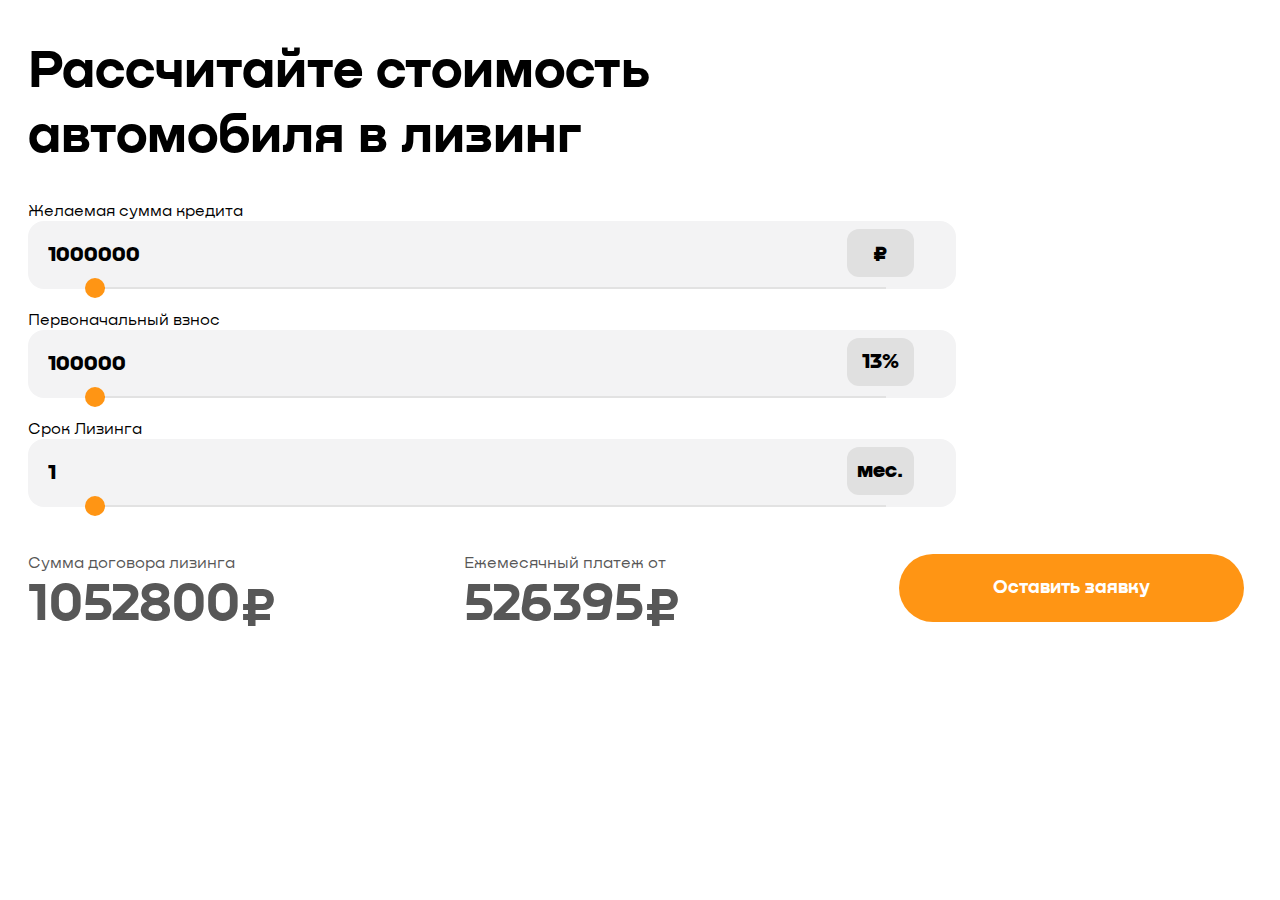
<file: index.html>
<!DOCTYPE html>
<html lang="ru">
<head>
    <title>Калькулятор</title>
    <meta name="description" content="Описание">
    <meta charset="UTF-8">
    <meta http-equiv="X-UA-Compatible" content="IE=edge">
    <meta name="viewport" content="width=device-width, initial-scale=1.0">
    <link rel="stylesheet" href="style.css">
    <link href = "font/stylesheet.css" rel = "stylesheet" type = "text/css" />
    <script src="js.js"></script>
</head>
<body ontouchstart="">
   
   <div class="title"> <h1>Рассчитайте стоимость<br> автомобиля в лизинг</h1></div>

   
 
<div class="price-input">
    <div class="field">
      <div>  Желаемая сумма кредита</div>
        <input value='1000000' min='1000000' max='6000000' type="number" class="inputprice">
        <div class="slider"><div class="mark">₽</div>
            <div class="progress"></div>
        </div>
        <div class="range-input">
            <input min="1000000" max="6000000" value="1000000" type="range">
        </div>
    </div>
    <div class="field">
        <div>  Первоначальный взнос</div>
          <input value='100000' min='10' max='60' type="number" class="inputprice">
          <div class="slider"><div class="mark" id="mark">13%</div>
              <div class="progress"></div>
          </div>
          <div class="range-input">
              <input min="10" max="60" value="10" type="range">
          </div>
      </div>
      <div class="field">
        <div>  Срок Лизинга</div>
          <input value='1' min='1' max='60' type="number" class="inputprice">
          <div class="slider"><div class="mark" >мес.</div>
              <div class="progress"></div>
          </div>
          <div class="range-input">
              <input value='1' min='1' max='60' type="range">
          </div>
      </div>
   
</div>


 

    <div class="results">
<div class="wrap">
        <div class="sum"><span>Сумма договора лизинга <br> <h2>1052800₽</h2></span></div>
<div class="pay"><span>Ежемесячный платеж от <br> <h2>526395₽</h2></span></div>

<a class="button" href="#"><h3> Оставить заявку</h3></a>
    </div></div>
    <script src="js.js"></script>
</body>
</html>
</file>
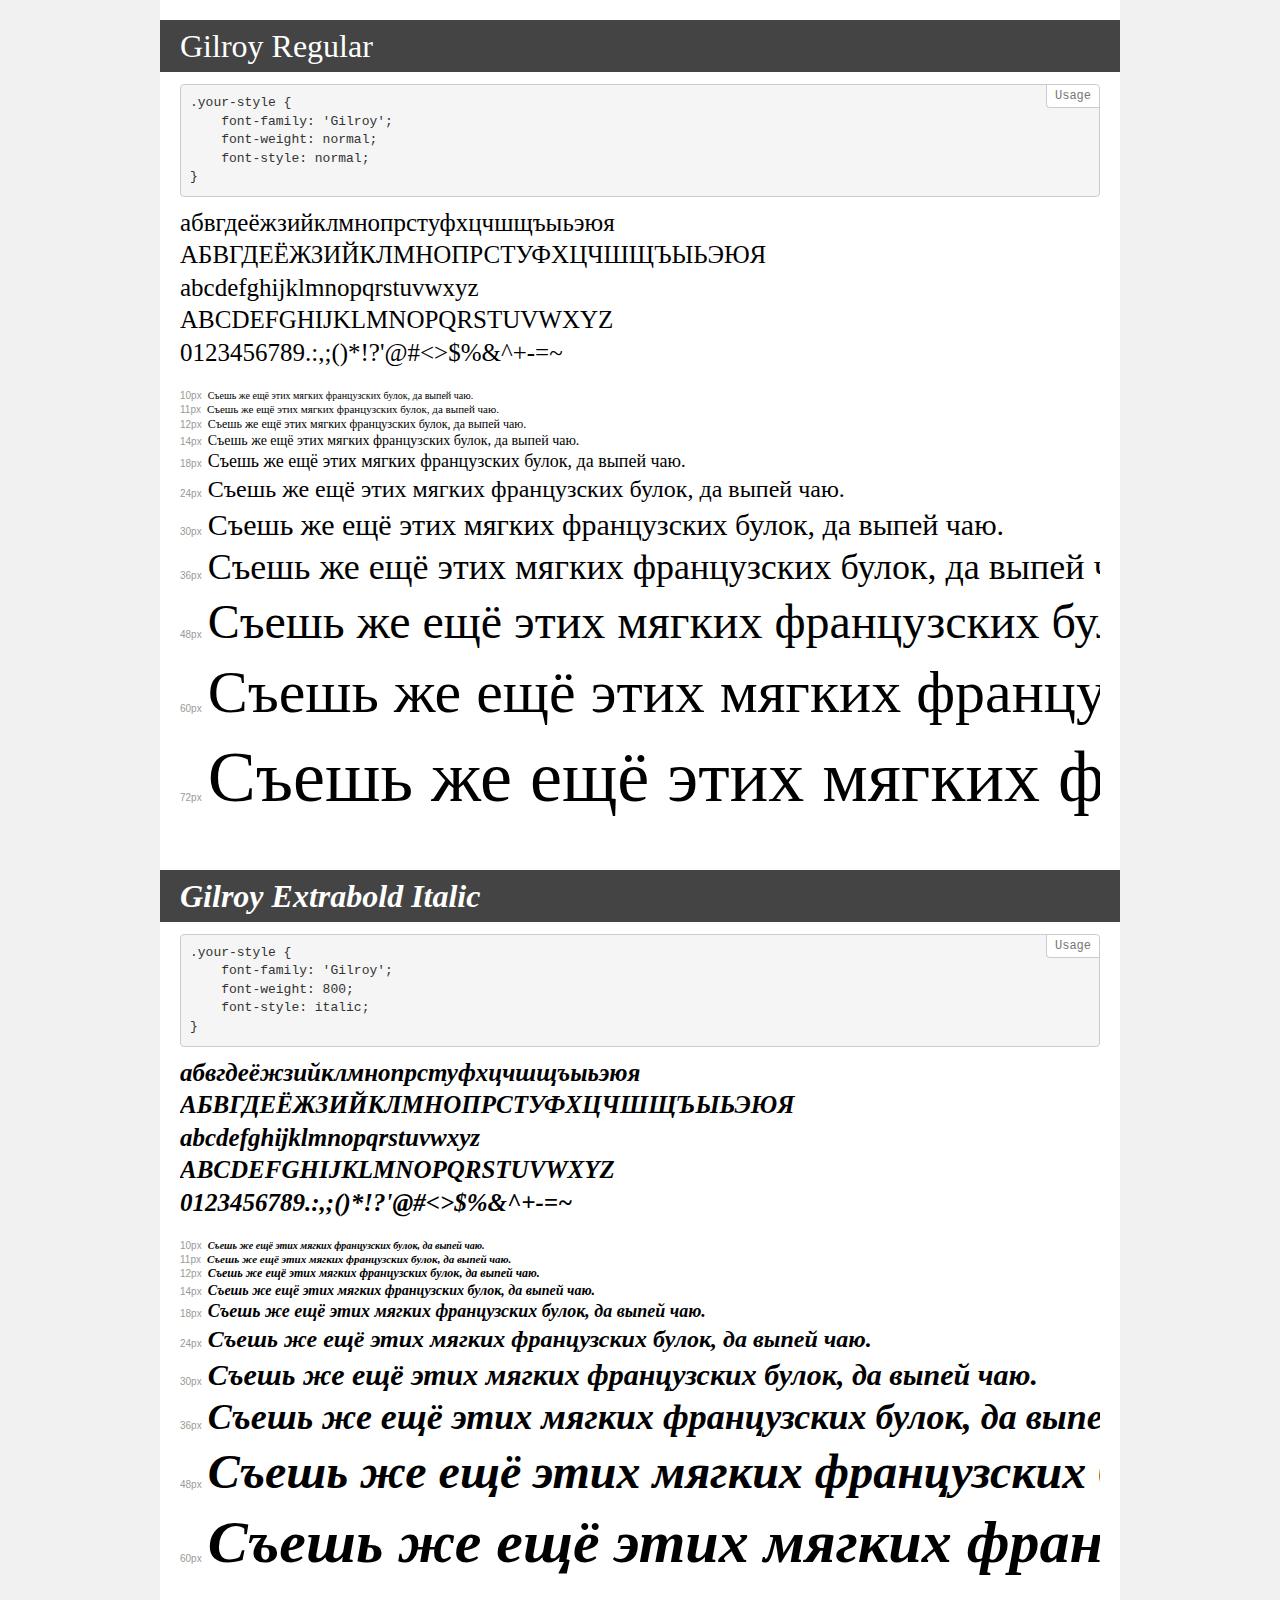
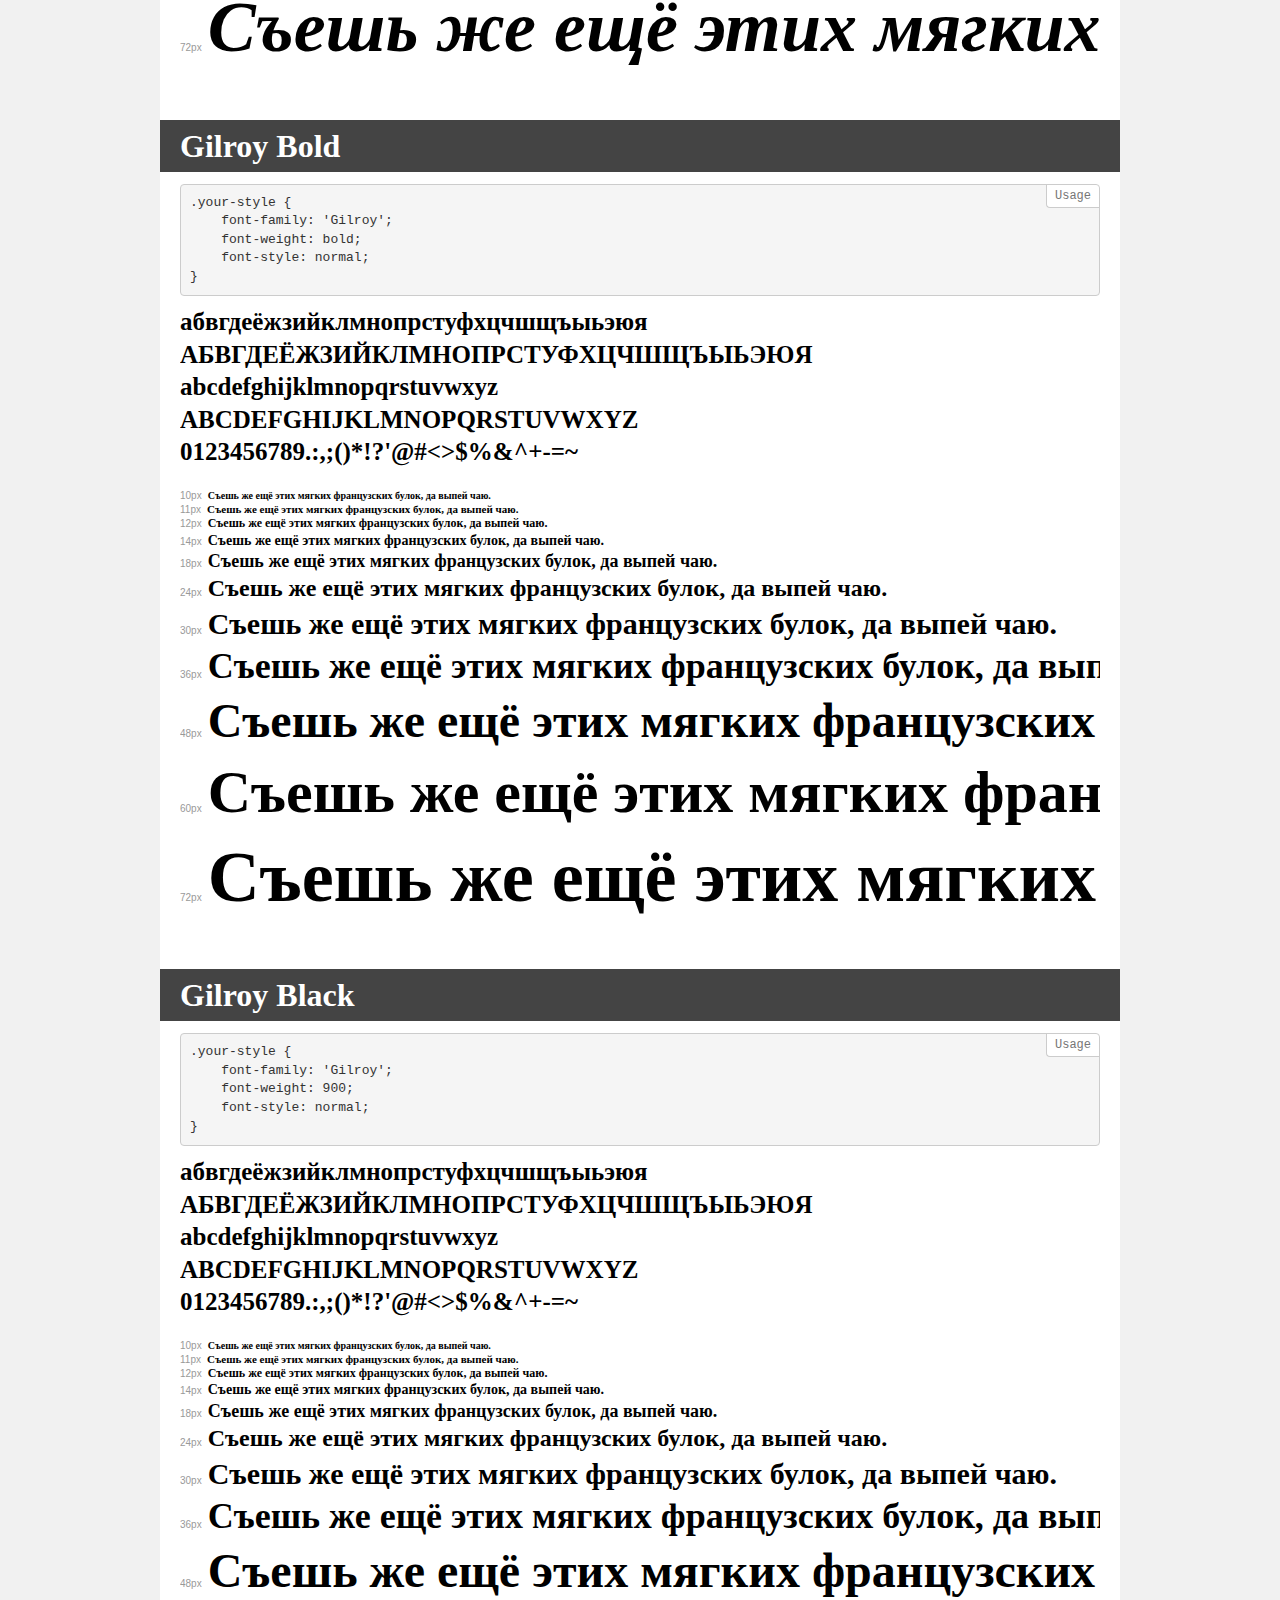
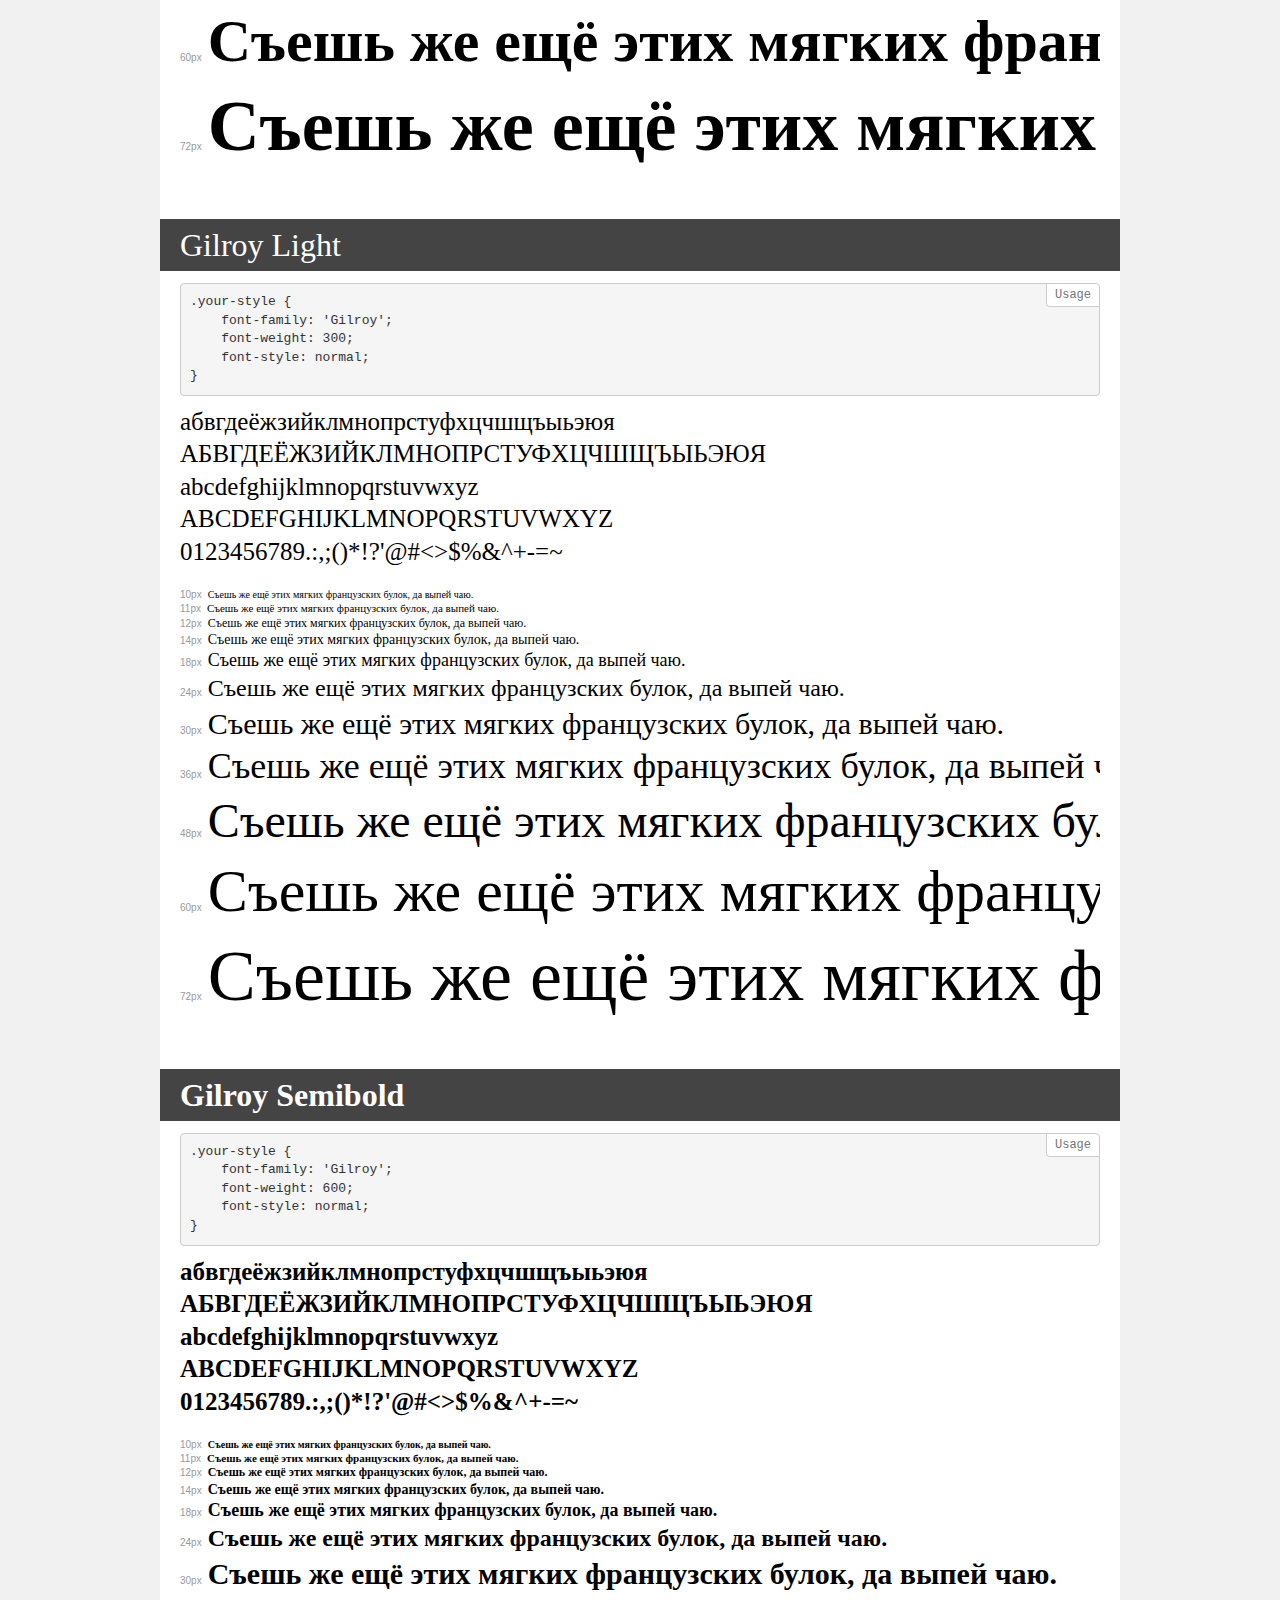
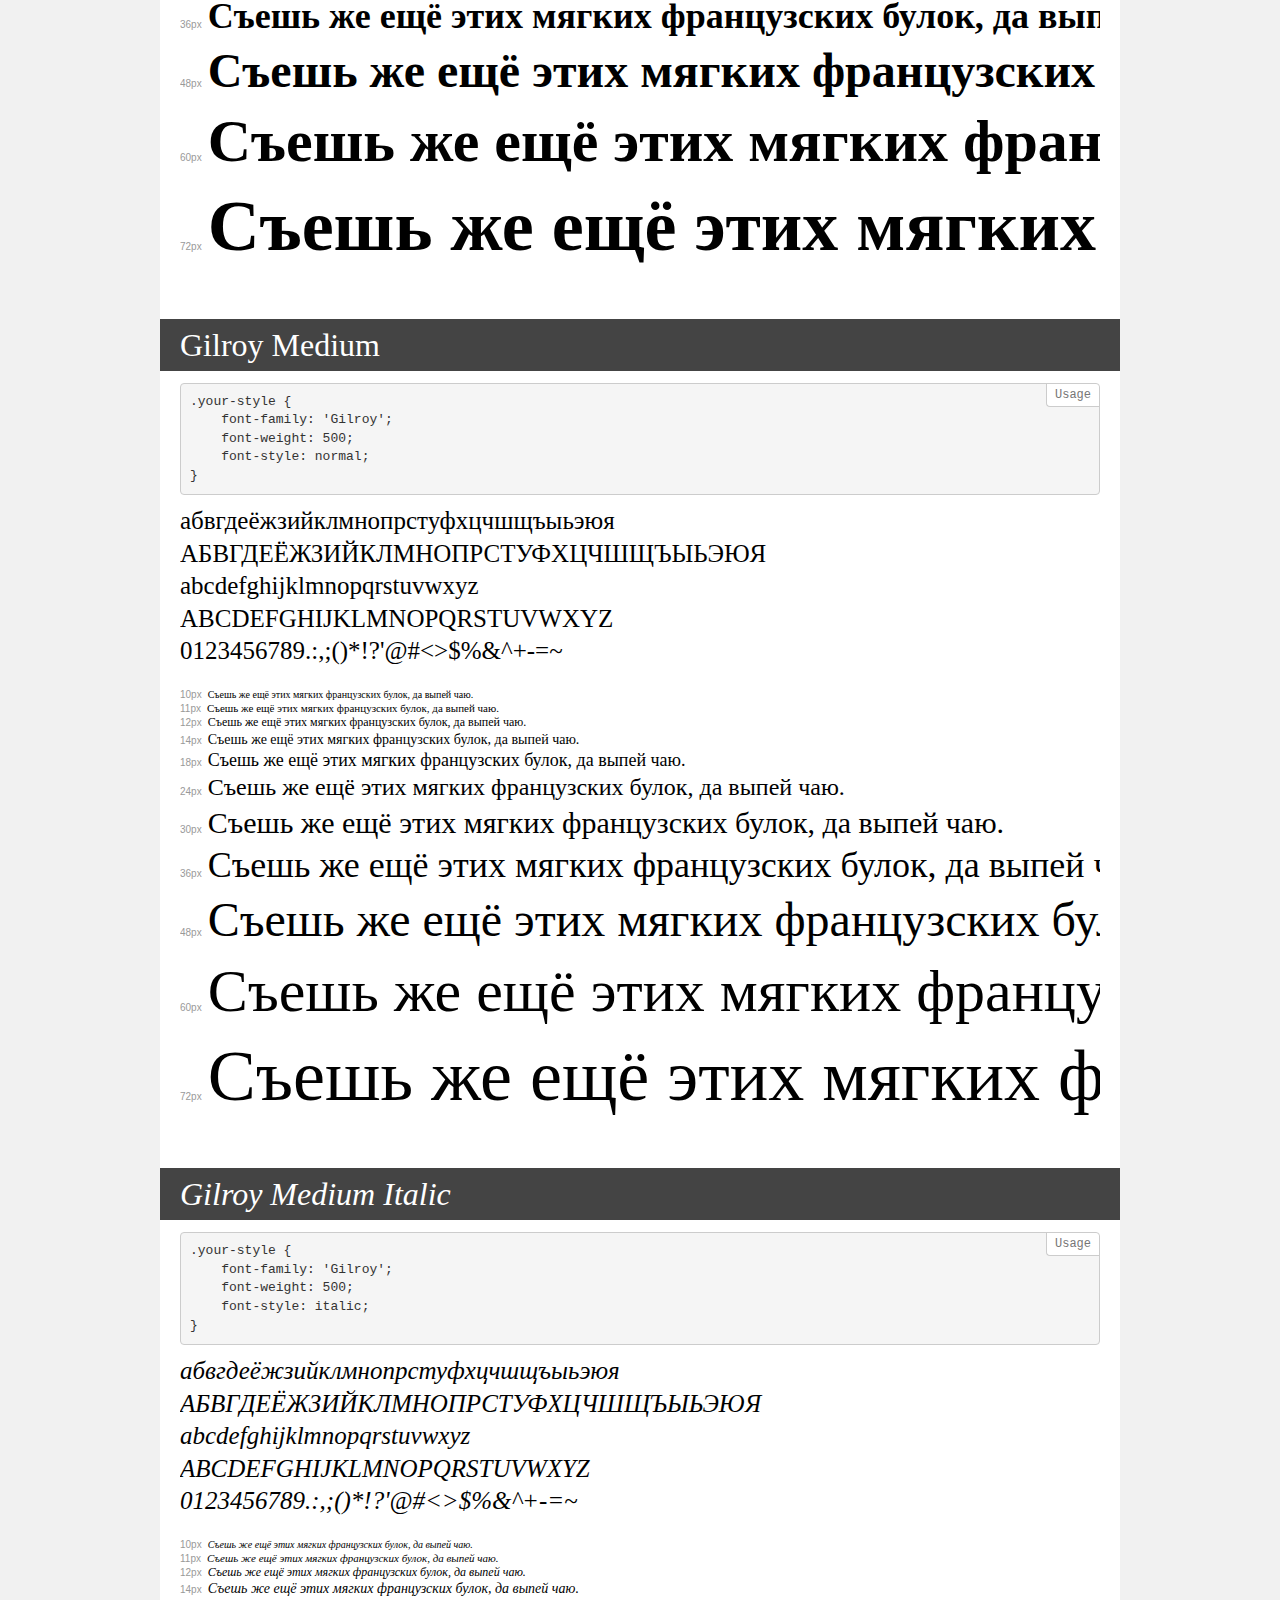
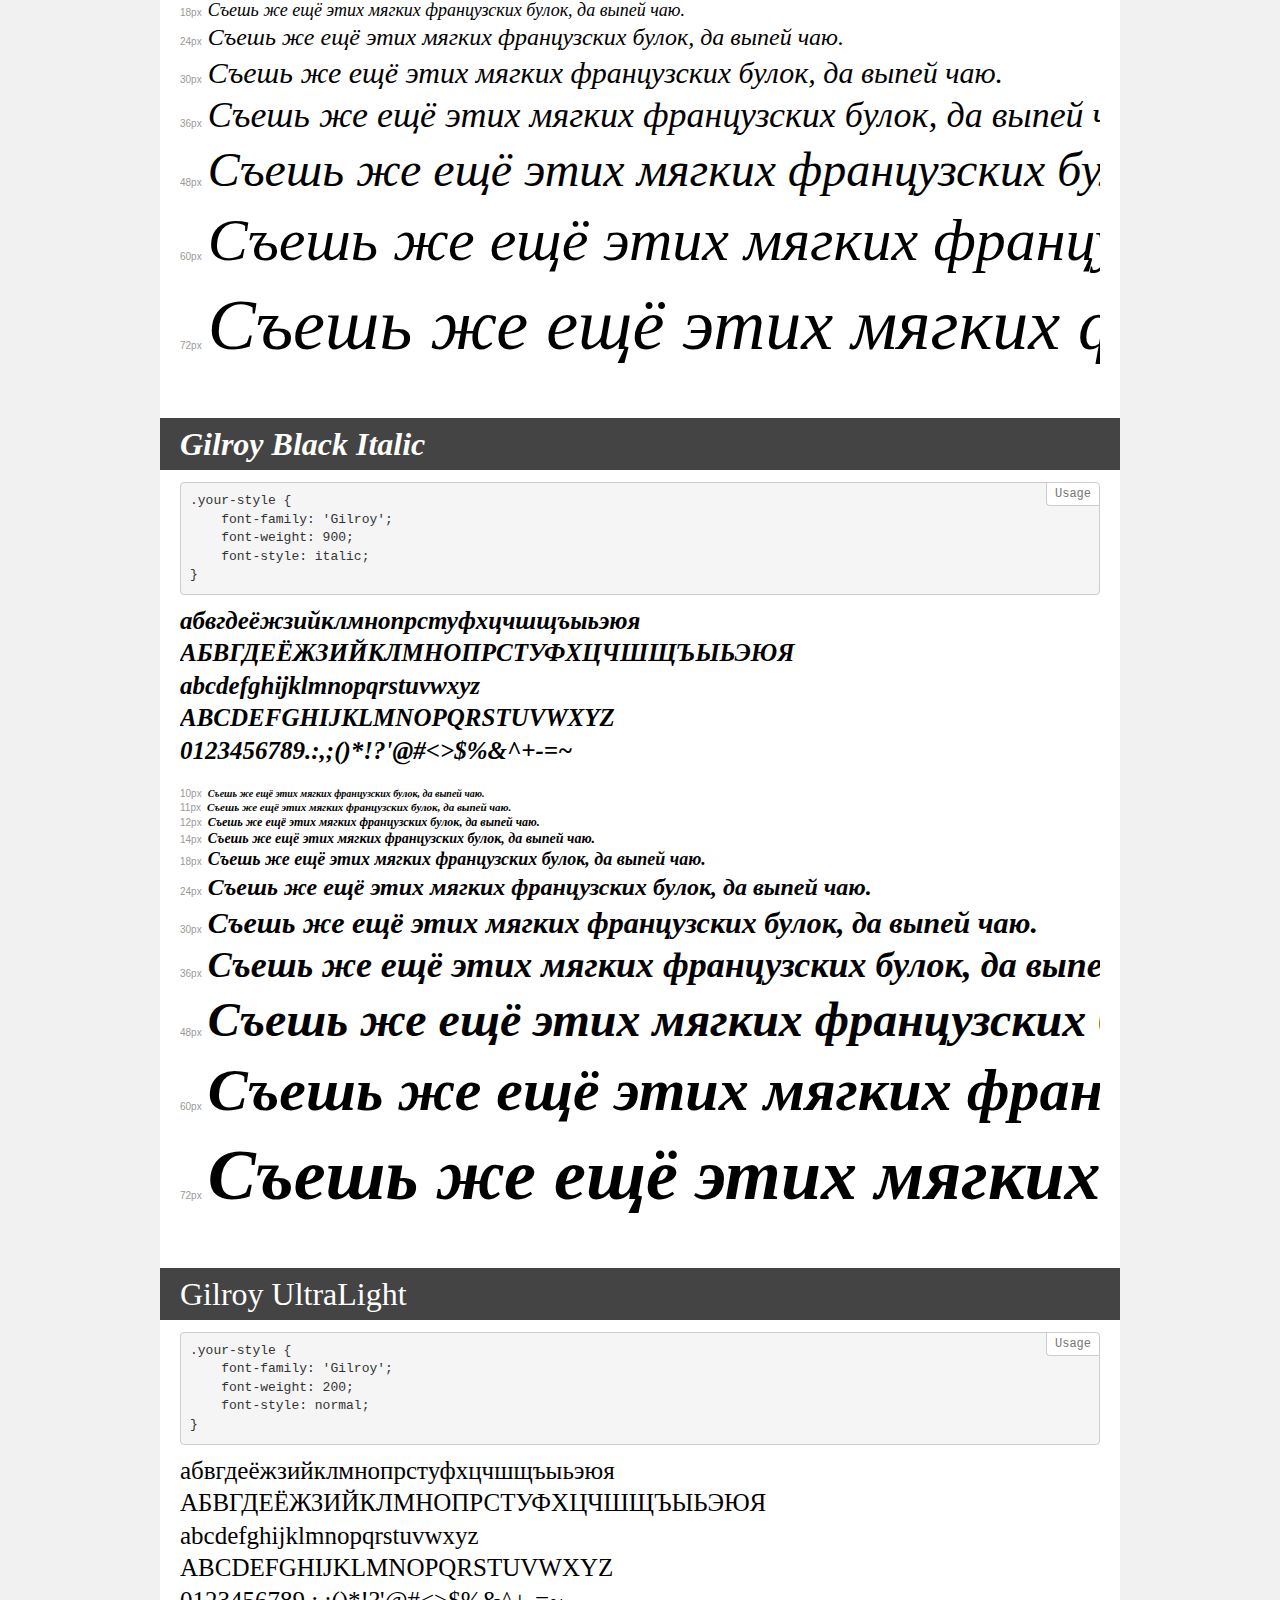
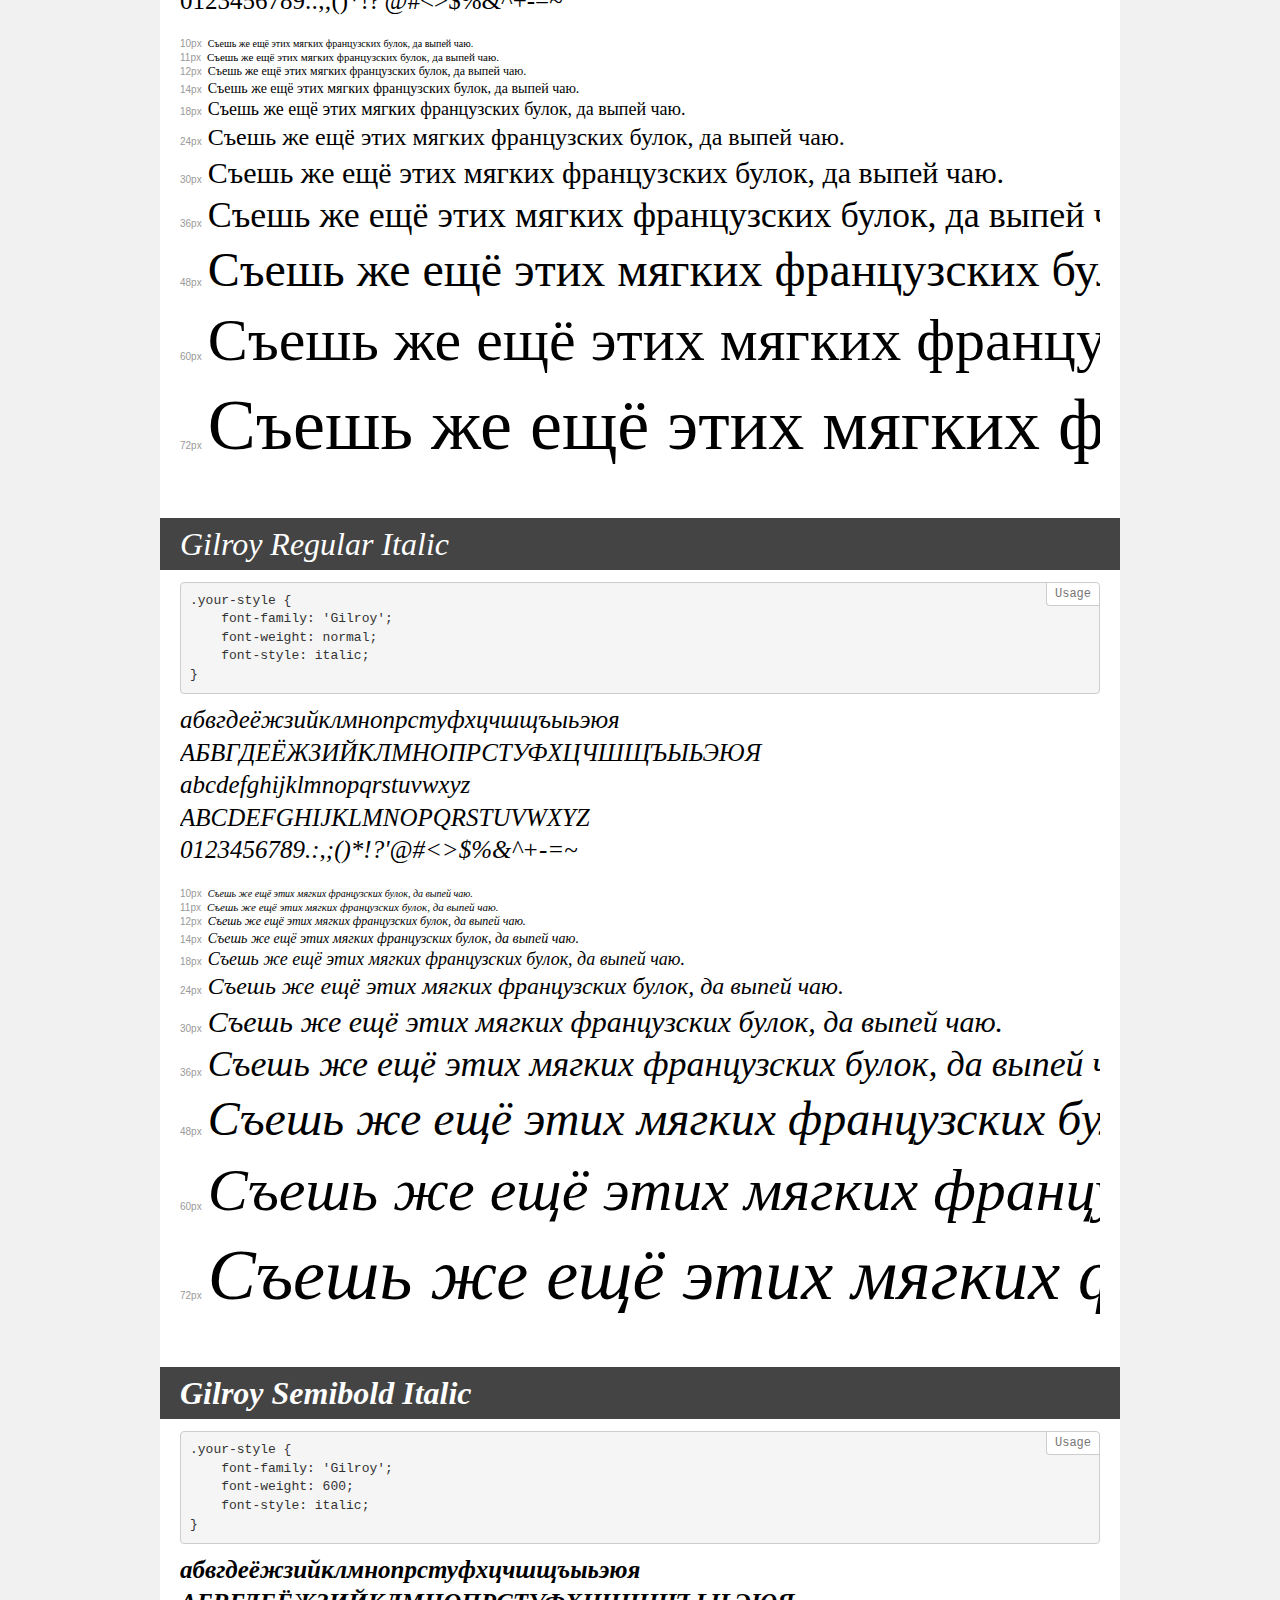
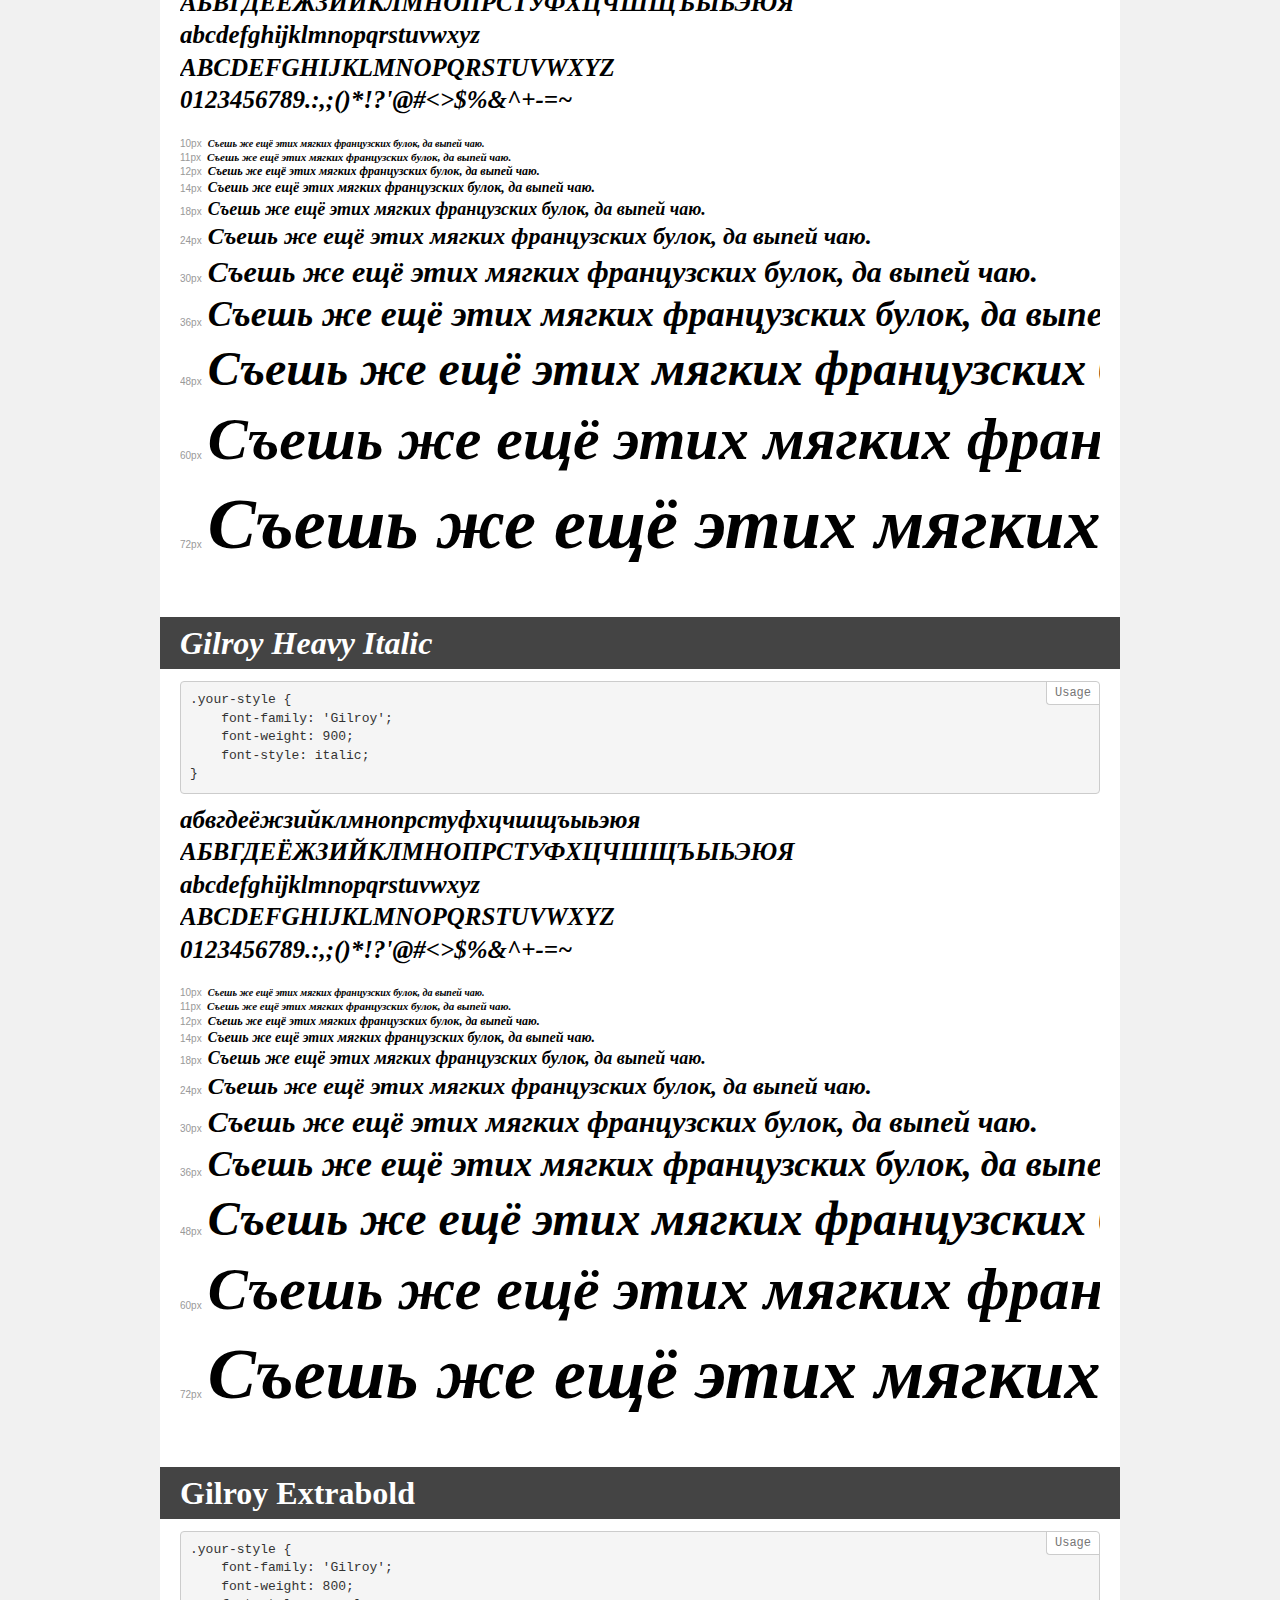
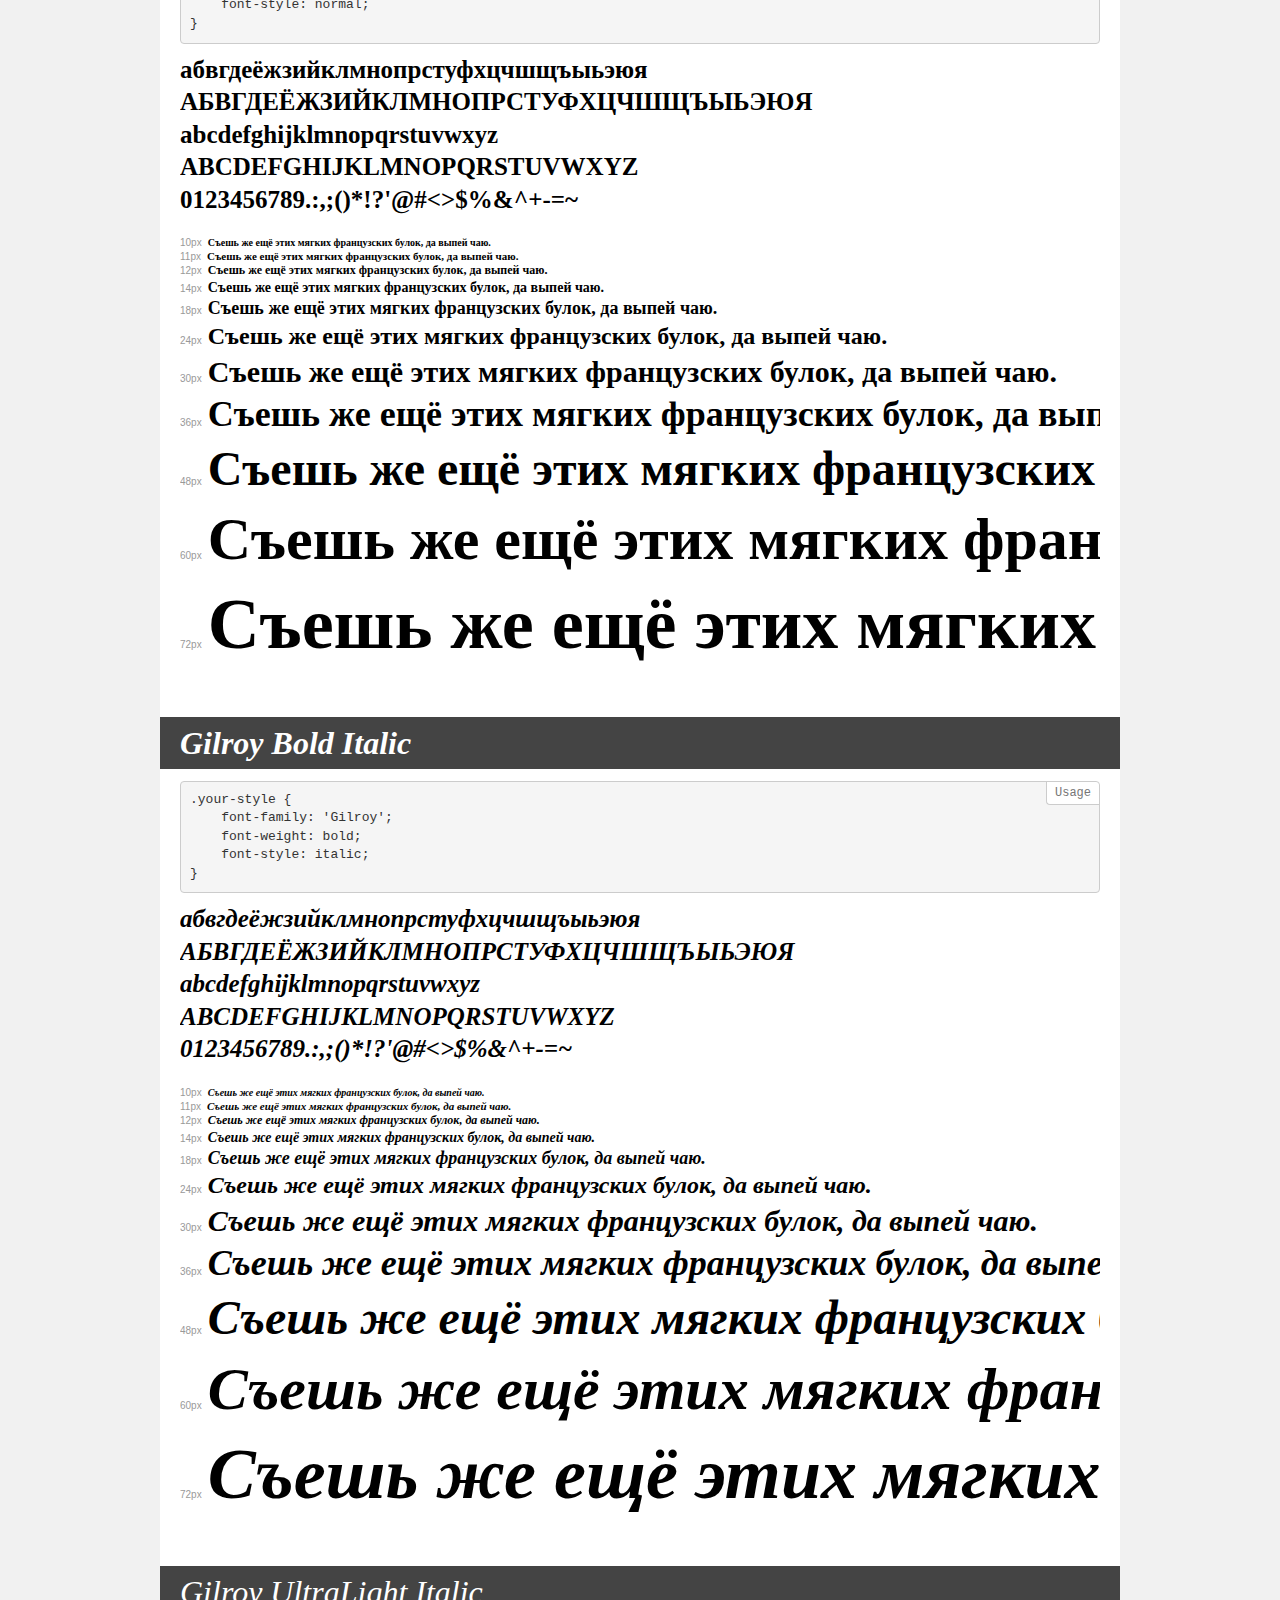
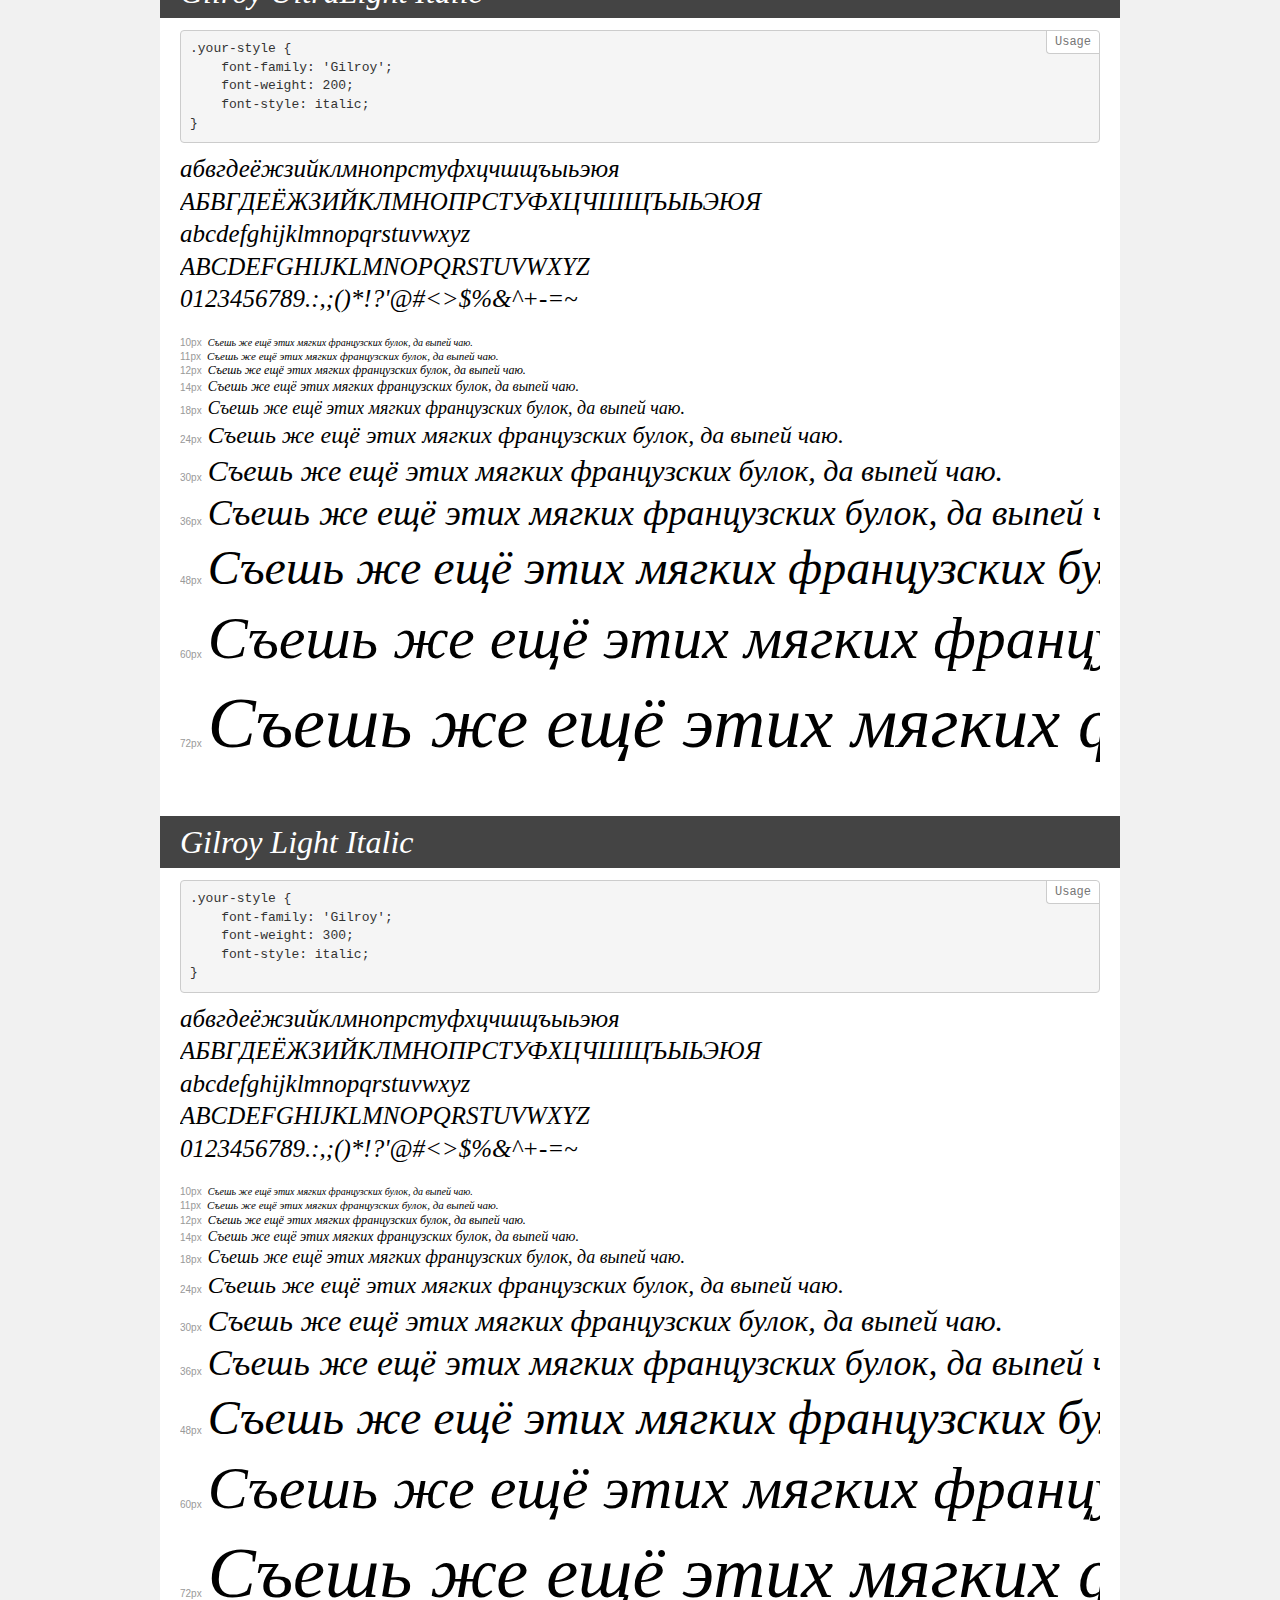
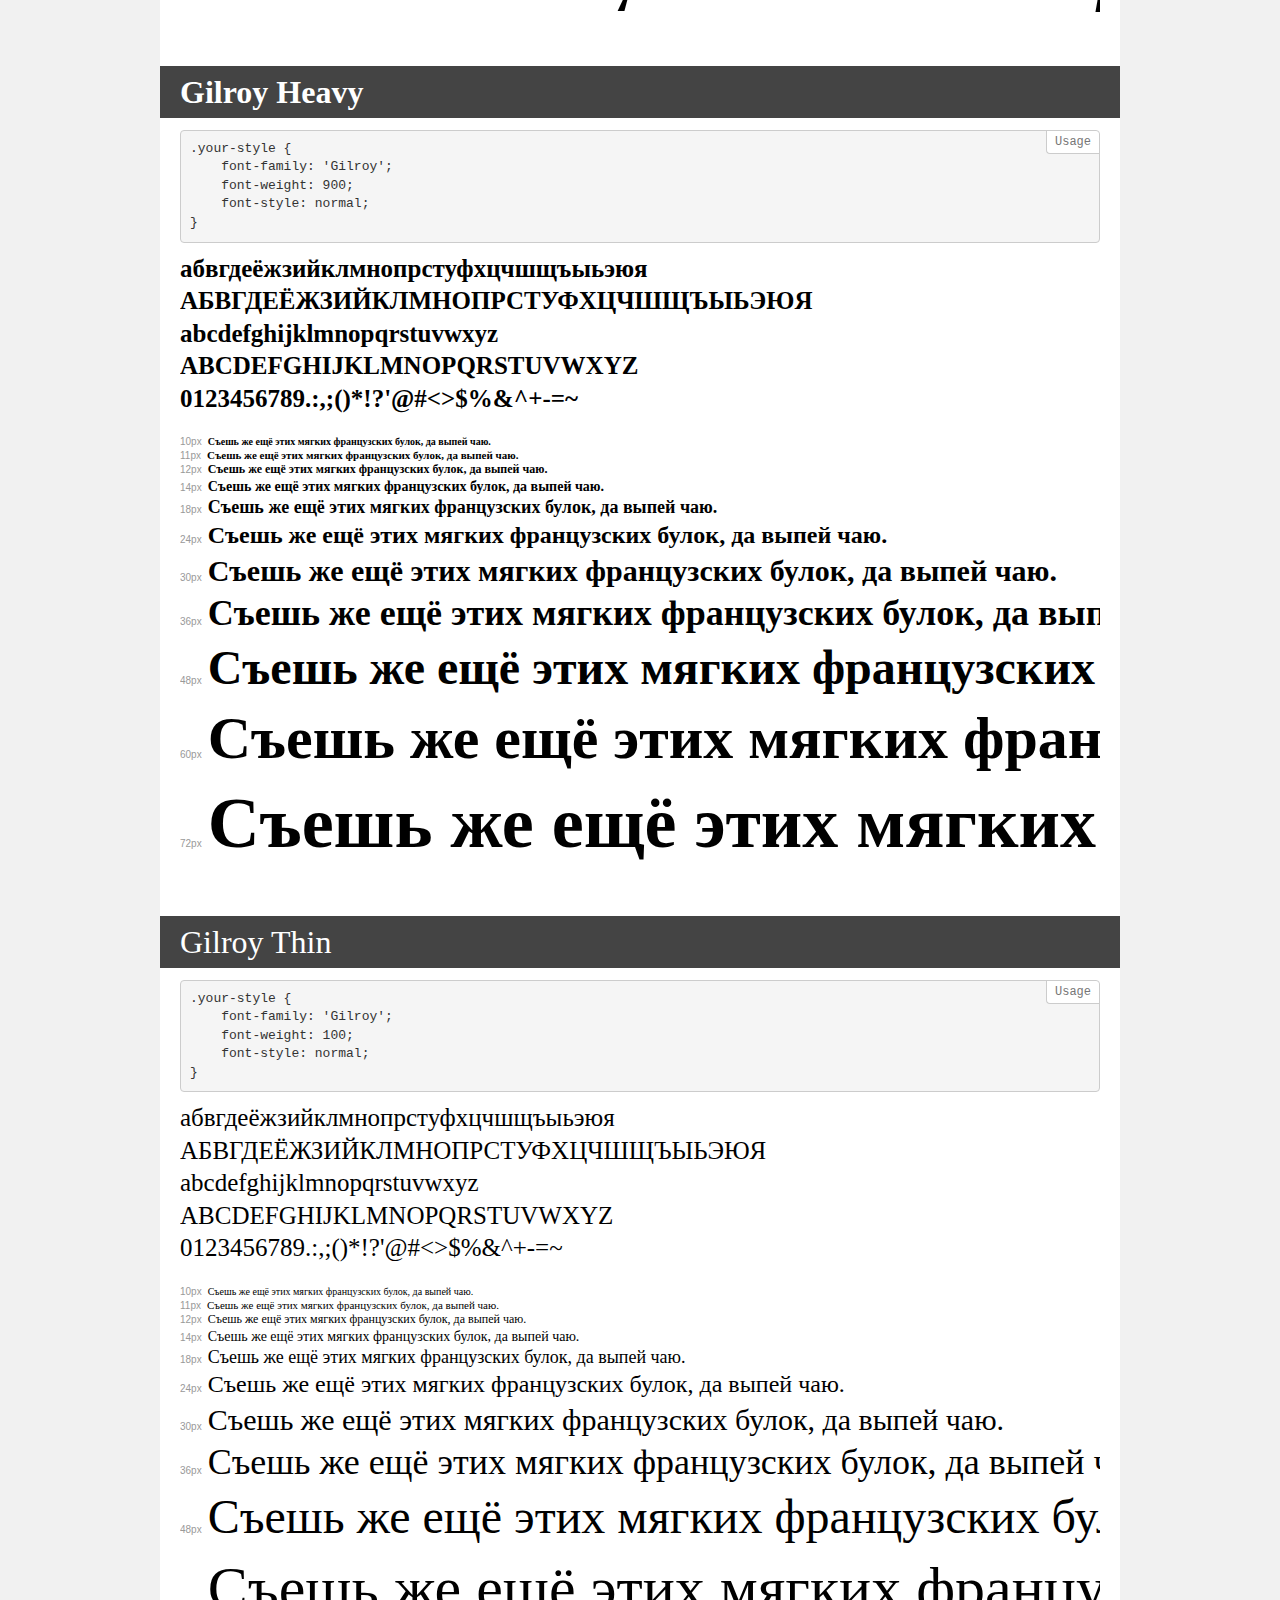
<file: font/demo.html>
<!DOCTYPE html>
<html>
<head>
    <meta charset="utf-8">
    <meta http-equiv="X-UA-Compatible" content="IE=edge">
    <meta name="viewport" content="width=device-width, initial-scale=1">
    <meta name="robots" content="noindex, noarchive">
    <meta name="format-detection" content="telephone=no">
    <title>Transfonter demo</title>
    <link href="stylesheet.css" rel="stylesheet">
    <style>
        /*
        http://meyerweb.com/eric/tools/css/reset/
        v2.0 | 20110126
        License: none (public domain)
        */
        html, body, div, span, applet, object, iframe,
        h1, h2, h3, h4, h5, h6, p, blockquote, pre,
        a, abbr, acronym, address, big, cite, code,
        del, dfn, em, img, ins, kbd, q, s, samp,
        small, strike, strong, sub, sup, tt, var,
        b, u, i, center,
        dl, dt, dd, ol, ul, li,
        fieldset, form, label, legend,
        table, caption, tbody, tfoot, thead, tr, th, td,
        article, aside, canvas, details, embed,
        figure, figcaption, footer, header, hgroup,
        menu, nav, output, ruby, section, summary,
        time, mark, audio, video {
            margin: 0;
            padding: 0;
            border: 0;
            font-size: 100%;
            font: inherit;
            vertical-align: baseline;
        }
        /* HTML5 display-role reset for older browsers */
        article, aside, details, figcaption, figure,
        footer, header, hgroup, menu, nav, section {
            display: block;
        }
        body {
            line-height: 1;
        }
        ol, ul {
            list-style: none;
        }
        blockquote, q {
            quotes: none;
        }
        blockquote:before, blockquote:after,
        q:before, q:after {
            content: '';
            content: none;
        }
        table {
            border-collapse: collapse;
            border-spacing: 0;
        }
        /* common styles */
        body {
            background: #f1f1f1;
            color: #000;
        }
        .page {
            background: #fff;
            width: 920px;
            margin: 0 auto;
            padding: 20px 20px 0 20px;
            overflow: hidden;
        }
        .font-container {
            overflow-x: auto;
            overflow-y: hidden;
            margin-bottom: 40px;
            line-height: 1.3;
            white-space: nowrap;
            padding-bottom: 5px;
        }
        h1 {
            position: relative;
            background: #444;
            font-size: 32px;
            color: #fff;
            padding: 10px 20px;
            margin: 0 -20px 12px -20px;
        }
        .letters {
            font-size: 25px;
            margin-bottom: 20px;
        }
        .s10:before {
            content: '10px';
        }
        .s11:before {
            content: '11px';
        }
        .s12:before {
            content: '12px';
        }
        .s14:before {
            content: '14px';
        }
        .s18:before {
            content: '18px';
        }
        .s24:before {
            content: '24px';
        }
        .s30:before {
            content: '30px';
        }
        .s36:before {
            content: '36px';
        }
        .s48:before {
            content: '48px';
        }
        .s60:before {
            content: '60px';
        }
        .s72:before {
            content: '72px';
        }
        .s10:before, .s11:before, .s12:before, .s14:before,
        .s18:before, .s24:before, .s30:before, .s36:before,
        .s48:before, .s60:before, .s72:before {
            font-family: Arial, sans-serif;
            font-size: 10px;
            font-weight: normal;
            font-style: normal;
            color: #999;
            padding-right: 6px;
        }
        pre {
            display: block;
            position: relative;
            padding: 9px;
            margin: 0 0 10px;
            font-family: Monaco, Menlo, Consolas, "Courier New", monospace !important;
            font-size: 13px;
            line-height: 1.428571429;
            color: #333;
            font-weight: normal !important;
            font-style: normal !important;
            background-color: #f5f5f5;
            border: 1px solid #ccc;
            overflow-x: auto;
            border-radius: 4px;
        }
        pre:after {
            display: block;
            position: absolute;
            right: 0;
            top: 0;
            content: 'Usage';
            line-height: 1;
            padding: 5px 8px;
            font-size: 12px;
            color: #767676;
            background-color: #fff;
            border: 1px solid #ccc;
            border-right: none;
            border-top: none;
            border-radius: 0 4px 0 4px;
            z-index: 10;
        }
        /* responsive */
        @media (max-width: 959px) {
            .page {
                width: auto;
                margin: 0;
            }
        }
    </style>
</head>
<body>
<div class="page">
    <div class="demo" style="font-family: 'Gilroy'; font-weight: normal; font-style: normal;">
        <h1>Gilroy Regular</h1>
        <pre>.your-style {
    font-family: 'Gilroy';
    font-weight: normal;
    font-style: normal;
}</pre>
        <div class="font-container">
            <p class="letters">
                абвгдеёжзийклмнопрстуфхцчшщъыьэюя<br>
АБВГДЕЁЖЗИЙКЛМНОПРСТУФХЦЧШЩЪЫЬЭЮЯ<br>
abcdefghijklmnopqrstuvwxyz<br>
ABCDEFGHIJKLMNOPQRSTUVWXYZ<br>
                0123456789.:,;()*!?'@#<>$%&^+-=~
            </p>
            <p class="s10" style="font-size: 10px;">Съешь же ещё этих мягких французских булок, да выпей чаю.</p>
            <p class="s11" style="font-size: 11px;">Съешь же ещё этих мягких французских булок, да выпей чаю.</p>
            <p class="s12" style="font-size: 12px;">Съешь же ещё этих мягких французских булок, да выпей чаю.</p>
            <p class="s14" style="font-size: 14px;">Съешь же ещё этих мягких французских булок, да выпей чаю.</p>
            <p class="s18" style="font-size: 18px;">Съешь же ещё этих мягких французских булок, да выпей чаю.</p>
            <p class="s24" style="font-size: 24px;">Съешь же ещё этих мягких французских булок, да выпей чаю.</p>
            <p class="s30" style="font-size: 30px;">Съешь же ещё этих мягких французских булок, да выпей чаю.</p>
            <p class="s36" style="font-size: 36px;">Съешь же ещё этих мягких французских булок, да выпей чаю.</p>
            <p class="s48" style="font-size: 48px;">Съешь же ещё этих мягких французских булок, да выпей чаю.</p>
            <p class="s60" style="font-size: 60px;">Съешь же ещё этих мягких французских булок, да выпей чаю.</p>
            <p class="s72" style="font-size: 72px;">Съешь же ещё этих мягких французских булок, да выпей чаю.</p>
        </div>
    </div>
    <div class="demo" style="font-family: 'Gilroy'; font-weight: 800; font-style: italic;">
        <h1>Gilroy Extrabold Italic</h1>
        <pre>.your-style {
    font-family: 'Gilroy';
    font-weight: 800;
    font-style: italic;
}</pre>
        <div class="font-container">
            <p class="letters">
                абвгдеёжзийклмнопрстуфхцчшщъыьэюя<br>
АБВГДЕЁЖЗИЙКЛМНОПРСТУФХЦЧШЩЪЫЬЭЮЯ<br>
abcdefghijklmnopqrstuvwxyz<br>
ABCDEFGHIJKLMNOPQRSTUVWXYZ<br>
                0123456789.:,;()*!?'@#<>$%&^+-=~
            </p>
            <p class="s10" style="font-size: 10px;">Съешь же ещё этих мягких французских булок, да выпей чаю.</p>
            <p class="s11" style="font-size: 11px;">Съешь же ещё этих мягких французских булок, да выпей чаю.</p>
            <p class="s12" style="font-size: 12px;">Съешь же ещё этих мягких французских булок, да выпей чаю.</p>
            <p class="s14" style="font-size: 14px;">Съешь же ещё этих мягких французских булок, да выпей чаю.</p>
            <p class="s18" style="font-size: 18px;">Съешь же ещё этих мягких французских булок, да выпей чаю.</p>
            <p class="s24" style="font-size: 24px;">Съешь же ещё этих мягких французских булок, да выпей чаю.</p>
            <p class="s30" style="font-size: 30px;">Съешь же ещё этих мягких французских булок, да выпей чаю.</p>
            <p class="s36" style="font-size: 36px;">Съешь же ещё этих мягких французских булок, да выпей чаю.</p>
            <p class="s48" style="font-size: 48px;">Съешь же ещё этих мягких французских булок, да выпей чаю.</p>
            <p class="s60" style="font-size: 60px;">Съешь же ещё этих мягких французских булок, да выпей чаю.</p>
            <p class="s72" style="font-size: 72px;">Съешь же ещё этих мягких французских булок, да выпей чаю.</p>
        </div>
    </div>
    <div class="demo" style="font-family: 'Gilroy'; font-weight: bold; font-style: normal;">
        <h1>Gilroy Bold</h1>
        <pre>.your-style {
    font-family: 'Gilroy';
    font-weight: bold;
    font-style: normal;
}</pre>
        <div class="font-container">
            <p class="letters">
                абвгдеёжзийклмнопрстуфхцчшщъыьэюя<br>
АБВГДЕЁЖЗИЙКЛМНОПРСТУФХЦЧШЩЪЫЬЭЮЯ<br>
abcdefghijklmnopqrstuvwxyz<br>
ABCDEFGHIJKLMNOPQRSTUVWXYZ<br>
                0123456789.:,;()*!?'@#<>$%&^+-=~
            </p>
            <p class="s10" style="font-size: 10px;">Съешь же ещё этих мягких французских булок, да выпей чаю.</p>
            <p class="s11" style="font-size: 11px;">Съешь же ещё этих мягких французских булок, да выпей чаю.</p>
            <p class="s12" style="font-size: 12px;">Съешь же ещё этих мягких французских булок, да выпей чаю.</p>
            <p class="s14" style="font-size: 14px;">Съешь же ещё этих мягких французских булок, да выпей чаю.</p>
            <p class="s18" style="font-size: 18px;">Съешь же ещё этих мягких французских булок, да выпей чаю.</p>
            <p class="s24" style="font-size: 24px;">Съешь же ещё этих мягких французских булок, да выпей чаю.</p>
            <p class="s30" style="font-size: 30px;">Съешь же ещё этих мягких французских булок, да выпей чаю.</p>
            <p class="s36" style="font-size: 36px;">Съешь же ещё этих мягких французских булок, да выпей чаю.</p>
            <p class="s48" style="font-size: 48px;">Съешь же ещё этих мягких французских булок, да выпей чаю.</p>
            <p class="s60" style="font-size: 60px;">Съешь же ещё этих мягких французских булок, да выпей чаю.</p>
            <p class="s72" style="font-size: 72px;">Съешь же ещё этих мягких французских булок, да выпей чаю.</p>
        </div>
    </div>
    <div class="demo" style="font-family: 'Gilroy'; font-weight: 900; font-style: normal;">
        <h1>Gilroy Black</h1>
        <pre>.your-style {
    font-family: 'Gilroy';
    font-weight: 900;
    font-style: normal;
}</pre>
        <div class="font-container">
            <p class="letters">
                абвгдеёжзийклмнопрстуфхцчшщъыьэюя<br>
АБВГДЕЁЖЗИЙКЛМНОПРСТУФХЦЧШЩЪЫЬЭЮЯ<br>
abcdefghijklmnopqrstuvwxyz<br>
ABCDEFGHIJKLMNOPQRSTUVWXYZ<br>
                0123456789.:,;()*!?'@#<>$%&^+-=~
            </p>
            <p class="s10" style="font-size: 10px;">Съешь же ещё этих мягких французских булок, да выпей чаю.</p>
            <p class="s11" style="font-size: 11px;">Съешь же ещё этих мягких французских булок, да выпей чаю.</p>
            <p class="s12" style="font-size: 12px;">Съешь же ещё этих мягких французских булок, да выпей чаю.</p>
            <p class="s14" style="font-size: 14px;">Съешь же ещё этих мягких французских булок, да выпей чаю.</p>
            <p class="s18" style="font-size: 18px;">Съешь же ещё этих мягких французских булок, да выпей чаю.</p>
            <p class="s24" style="font-size: 24px;">Съешь же ещё этих мягких французских булок, да выпей чаю.</p>
            <p class="s30" style="font-size: 30px;">Съешь же ещё этих мягких французских булок, да выпей чаю.</p>
            <p class="s36" style="font-size: 36px;">Съешь же ещё этих мягких французских булок, да выпей чаю.</p>
            <p class="s48" style="font-size: 48px;">Съешь же ещё этих мягких французских булок, да выпей чаю.</p>
            <p class="s60" style="font-size: 60px;">Съешь же ещё этих мягких французских булок, да выпей чаю.</p>
            <p class="s72" style="font-size: 72px;">Съешь же ещё этих мягких французских булок, да выпей чаю.</p>
        </div>
    </div>
    <div class="demo" style="font-family: 'Gilroy'; font-weight: 300; font-style: normal;">
        <h1>Gilroy Light</h1>
        <pre>.your-style {
    font-family: 'Gilroy';
    font-weight: 300;
    font-style: normal;
}</pre>
        <div class="font-container">
            <p class="letters">
                абвгдеёжзийклмнопрстуфхцчшщъыьэюя<br>
АБВГДЕЁЖЗИЙКЛМНОПРСТУФХЦЧШЩЪЫЬЭЮЯ<br>
abcdefghijklmnopqrstuvwxyz<br>
ABCDEFGHIJKLMNOPQRSTUVWXYZ<br>
                0123456789.:,;()*!?'@#<>$%&^+-=~
            </p>
            <p class="s10" style="font-size: 10px;">Съешь же ещё этих мягких французских булок, да выпей чаю.</p>
            <p class="s11" style="font-size: 11px;">Съешь же ещё этих мягких французских булок, да выпей чаю.</p>
            <p class="s12" style="font-size: 12px;">Съешь же ещё этих мягких французских булок, да выпей чаю.</p>
            <p class="s14" style="font-size: 14px;">Съешь же ещё этих мягких французских булок, да выпей чаю.</p>
            <p class="s18" style="font-size: 18px;">Съешь же ещё этих мягких французских булок, да выпей чаю.</p>
            <p class="s24" style="font-size: 24px;">Съешь же ещё этих мягких французских булок, да выпей чаю.</p>
            <p class="s30" style="font-size: 30px;">Съешь же ещё этих мягких французских булок, да выпей чаю.</p>
            <p class="s36" style="font-size: 36px;">Съешь же ещё этих мягких французских булок, да выпей чаю.</p>
            <p class="s48" style="font-size: 48px;">Съешь же ещё этих мягких французских булок, да выпей чаю.</p>
            <p class="s60" style="font-size: 60px;">Съешь же ещё этих мягких французских булок, да выпей чаю.</p>
            <p class="s72" style="font-size: 72px;">Съешь же ещё этих мягких французских булок, да выпей чаю.</p>
        </div>
    </div>
    <div class="demo" style="font-family: 'Gilroy'; font-weight: 600; font-style: normal;">
        <h1>Gilroy Semibold</h1>
        <pre>.your-style {
    font-family: 'Gilroy';
    font-weight: 600;
    font-style: normal;
}</pre>
        <div class="font-container">
            <p class="letters">
                абвгдеёжзийклмнопрстуфхцчшщъыьэюя<br>
АБВГДЕЁЖЗИЙКЛМНОПРСТУФХЦЧШЩЪЫЬЭЮЯ<br>
abcdefghijklmnopqrstuvwxyz<br>
ABCDEFGHIJKLMNOPQRSTUVWXYZ<br>
                0123456789.:,;()*!?'@#<>$%&^+-=~
            </p>
            <p class="s10" style="font-size: 10px;">Съешь же ещё этих мягких французских булок, да выпей чаю.</p>
            <p class="s11" style="font-size: 11px;">Съешь же ещё этих мягких французских булок, да выпей чаю.</p>
            <p class="s12" style="font-size: 12px;">Съешь же ещё этих мягких французских булок, да выпей чаю.</p>
            <p class="s14" style="font-size: 14px;">Съешь же ещё этих мягких французских булок, да выпей чаю.</p>
            <p class="s18" style="font-size: 18px;">Съешь же ещё этих мягких французских булок, да выпей чаю.</p>
            <p class="s24" style="font-size: 24px;">Съешь же ещё этих мягких французских булок, да выпей чаю.</p>
            <p class="s30" style="font-size: 30px;">Съешь же ещё этих мягких французских булок, да выпей чаю.</p>
            <p class="s36" style="font-size: 36px;">Съешь же ещё этих мягких французских булок, да выпей чаю.</p>
            <p class="s48" style="font-size: 48px;">Съешь же ещё этих мягких французских булок, да выпей чаю.</p>
            <p class="s60" style="font-size: 60px;">Съешь же ещё этих мягких французских булок, да выпей чаю.</p>
            <p class="s72" style="font-size: 72px;">Съешь же ещё этих мягких французских булок, да выпей чаю.</p>
        </div>
    </div>
    <div class="demo" style="font-family: 'Gilroy'; font-weight: 500; font-style: normal;">
        <h1>Gilroy Medium</h1>
        <pre>.your-style {
    font-family: 'Gilroy';
    font-weight: 500;
    font-style: normal;
}</pre>
        <div class="font-container">
            <p class="letters">
                абвгдеёжзийклмнопрстуфхцчшщъыьэюя<br>
АБВГДЕЁЖЗИЙКЛМНОПРСТУФХЦЧШЩЪЫЬЭЮЯ<br>
abcdefghijklmnopqrstuvwxyz<br>
ABCDEFGHIJKLMNOPQRSTUVWXYZ<br>
                0123456789.:,;()*!?'@#<>$%&^+-=~
            </p>
            <p class="s10" style="font-size: 10px;">Съешь же ещё этих мягких французских булок, да выпей чаю.</p>
            <p class="s11" style="font-size: 11px;">Съешь же ещё этих мягких французских булок, да выпей чаю.</p>
            <p class="s12" style="font-size: 12px;">Съешь же ещё этих мягких французских булок, да выпей чаю.</p>
            <p class="s14" style="font-size: 14px;">Съешь же ещё этих мягких французских булок, да выпей чаю.</p>
            <p class="s18" style="font-size: 18px;">Съешь же ещё этих мягких французских булок, да выпей чаю.</p>
            <p class="s24" style="font-size: 24px;">Съешь же ещё этих мягких французских булок, да выпей чаю.</p>
            <p class="s30" style="font-size: 30px;">Съешь же ещё этих мягких французских булок, да выпей чаю.</p>
            <p class="s36" style="font-size: 36px;">Съешь же ещё этих мягких французских булок, да выпей чаю.</p>
            <p class="s48" style="font-size: 48px;">Съешь же ещё этих мягких французских булок, да выпей чаю.</p>
            <p class="s60" style="font-size: 60px;">Съешь же ещё этих мягких французских булок, да выпей чаю.</p>
            <p class="s72" style="font-size: 72px;">Съешь же ещё этих мягких французских булок, да выпей чаю.</p>
        </div>
    </div>
    <div class="demo" style="font-family: 'Gilroy'; font-weight: 500; font-style: italic;">
        <h1>Gilroy Medium Italic</h1>
        <pre>.your-style {
    font-family: 'Gilroy';
    font-weight: 500;
    font-style: italic;
}</pre>
        <div class="font-container">
            <p class="letters">
                абвгдеёжзийклмнопрстуфхцчшщъыьэюя<br>
АБВГДЕЁЖЗИЙКЛМНОПРСТУФХЦЧШЩЪЫЬЭЮЯ<br>
abcdefghijklmnopqrstuvwxyz<br>
ABCDEFGHIJKLMNOPQRSTUVWXYZ<br>
                0123456789.:,;()*!?'@#<>$%&^+-=~
            </p>
            <p class="s10" style="font-size: 10px;">Съешь же ещё этих мягких французских булок, да выпей чаю.</p>
            <p class="s11" style="font-size: 11px;">Съешь же ещё этих мягких французских булок, да выпей чаю.</p>
            <p class="s12" style="font-size: 12px;">Съешь же ещё этих мягких французских булок, да выпей чаю.</p>
            <p class="s14" style="font-size: 14px;">Съешь же ещё этих мягких французских булок, да выпей чаю.</p>
            <p class="s18" style="font-size: 18px;">Съешь же ещё этих мягких французских булок, да выпей чаю.</p>
            <p class="s24" style="font-size: 24px;">Съешь же ещё этих мягких французских булок, да выпей чаю.</p>
            <p class="s30" style="font-size: 30px;">Съешь же ещё этих мягких французских булок, да выпей чаю.</p>
            <p class="s36" style="font-size: 36px;">Съешь же ещё этих мягких французских булок, да выпей чаю.</p>
            <p class="s48" style="font-size: 48px;">Съешь же ещё этих мягких французских булок, да выпей чаю.</p>
            <p class="s60" style="font-size: 60px;">Съешь же ещё этих мягких французских булок, да выпей чаю.</p>
            <p class="s72" style="font-size: 72px;">Съешь же ещё этих мягких французских булок, да выпей чаю.</p>
        </div>
    </div>
    <div class="demo" style="font-family: 'Gilroy'; font-weight: 900; font-style: italic;">
        <h1>Gilroy Black Italic</h1>
        <pre>.your-style {
    font-family: 'Gilroy';
    font-weight: 900;
    font-style: italic;
}</pre>
        <div class="font-container">
            <p class="letters">
                абвгдеёжзийклмнопрстуфхцчшщъыьэюя<br>
АБВГДЕЁЖЗИЙКЛМНОПРСТУФХЦЧШЩЪЫЬЭЮЯ<br>
abcdefghijklmnopqrstuvwxyz<br>
ABCDEFGHIJKLMNOPQRSTUVWXYZ<br>
                0123456789.:,;()*!?'@#<>$%&^+-=~
            </p>
            <p class="s10" style="font-size: 10px;">Съешь же ещё этих мягких французских булок, да выпей чаю.</p>
            <p class="s11" style="font-size: 11px;">Съешь же ещё этих мягких французских булок, да выпей чаю.</p>
            <p class="s12" style="font-size: 12px;">Съешь же ещё этих мягких французских булок, да выпей чаю.</p>
            <p class="s14" style="font-size: 14px;">Съешь же ещё этих мягких французских булок, да выпей чаю.</p>
            <p class="s18" style="font-size: 18px;">Съешь же ещё этих мягких французских булок, да выпей чаю.</p>
            <p class="s24" style="font-size: 24px;">Съешь же ещё этих мягких французских булок, да выпей чаю.</p>
            <p class="s30" style="font-size: 30px;">Съешь же ещё этих мягких французских булок, да выпей чаю.</p>
            <p class="s36" style="font-size: 36px;">Съешь же ещё этих мягких французских булок, да выпей чаю.</p>
            <p class="s48" style="font-size: 48px;">Съешь же ещё этих мягких французских булок, да выпей чаю.</p>
            <p class="s60" style="font-size: 60px;">Съешь же ещё этих мягких французских булок, да выпей чаю.</p>
            <p class="s72" style="font-size: 72px;">Съешь же ещё этих мягких французских булок, да выпей чаю.</p>
        </div>
    </div>
    <div class="demo" style="font-family: 'Gilroy'; font-weight: 200; font-style: normal;">
        <h1>Gilroy UltraLight</h1>
        <pre>.your-style {
    font-family: 'Gilroy';
    font-weight: 200;
    font-style: normal;
}</pre>
        <div class="font-container">
            <p class="letters">
                абвгдеёжзийклмнопрстуфхцчшщъыьэюя<br>
АБВГДЕЁЖЗИЙКЛМНОПРСТУФХЦЧШЩЪЫЬЭЮЯ<br>
abcdefghijklmnopqrstuvwxyz<br>
ABCDEFGHIJKLMNOPQRSTUVWXYZ<br>
                0123456789.:,;()*!?'@#<>$%&^+-=~
            </p>
            <p class="s10" style="font-size: 10px;">Съешь же ещё этих мягких французских булок, да выпей чаю.</p>
            <p class="s11" style="font-size: 11px;">Съешь же ещё этих мягких французских булок, да выпей чаю.</p>
            <p class="s12" style="font-size: 12px;">Съешь же ещё этих мягких французских булок, да выпей чаю.</p>
            <p class="s14" style="font-size: 14px;">Съешь же ещё этих мягких французских булок, да выпей чаю.</p>
            <p class="s18" style="font-size: 18px;">Съешь же ещё этих мягких французских булок, да выпей чаю.</p>
            <p class="s24" style="font-size: 24px;">Съешь же ещё этих мягких французских булок, да выпей чаю.</p>
            <p class="s30" style="font-size: 30px;">Съешь же ещё этих мягких французских булок, да выпей чаю.</p>
            <p class="s36" style="font-size: 36px;">Съешь же ещё этих мягких французских булок, да выпей чаю.</p>
            <p class="s48" style="font-size: 48px;">Съешь же ещё этих мягких французских булок, да выпей чаю.</p>
            <p class="s60" style="font-size: 60px;">Съешь же ещё этих мягких французских булок, да выпей чаю.</p>
            <p class="s72" style="font-size: 72px;">Съешь же ещё этих мягких французских булок, да выпей чаю.</p>
        </div>
    </div>
    <div class="demo" style="font-family: 'Gilroy'; font-weight: normal; font-style: italic;">
        <h1>Gilroy Regular Italic</h1>
        <pre>.your-style {
    font-family: 'Gilroy';
    font-weight: normal;
    font-style: italic;
}</pre>
        <div class="font-container">
            <p class="letters">
                абвгдеёжзийклмнопрстуфхцчшщъыьэюя<br>
АБВГДЕЁЖЗИЙКЛМНОПРСТУФХЦЧШЩЪЫЬЭЮЯ<br>
abcdefghijklmnopqrstuvwxyz<br>
ABCDEFGHIJKLMNOPQRSTUVWXYZ<br>
                0123456789.:,;()*!?'@#<>$%&^+-=~
            </p>
            <p class="s10" style="font-size: 10px;">Съешь же ещё этих мягких французских булок, да выпей чаю.</p>
            <p class="s11" style="font-size: 11px;">Съешь же ещё этих мягких французских булок, да выпей чаю.</p>
            <p class="s12" style="font-size: 12px;">Съешь же ещё этих мягких французских булок, да выпей чаю.</p>
            <p class="s14" style="font-size: 14px;">Съешь же ещё этих мягких французских булок, да выпей чаю.</p>
            <p class="s18" style="font-size: 18px;">Съешь же ещё этих мягких французских булок, да выпей чаю.</p>
            <p class="s24" style="font-size: 24px;">Съешь же ещё этих мягких французских булок, да выпей чаю.</p>
            <p class="s30" style="font-size: 30px;">Съешь же ещё этих мягких французских булок, да выпей чаю.</p>
            <p class="s36" style="font-size: 36px;">Съешь же ещё этих мягких французских булок, да выпей чаю.</p>
            <p class="s48" style="font-size: 48px;">Съешь же ещё этих мягких французских булок, да выпей чаю.</p>
            <p class="s60" style="font-size: 60px;">Съешь же ещё этих мягких французских булок, да выпей чаю.</p>
            <p class="s72" style="font-size: 72px;">Съешь же ещё этих мягких французских булок, да выпей чаю.</p>
        </div>
    </div>
    <div class="demo" style="font-family: 'Gilroy'; font-weight: 600; font-style: italic;">
        <h1>Gilroy Semibold Italic</h1>
        <pre>.your-style {
    font-family: 'Gilroy';
    font-weight: 600;
    font-style: italic;
}</pre>
        <div class="font-container">
            <p class="letters">
                абвгдеёжзийклмнопрстуфхцчшщъыьэюя<br>
АБВГДЕЁЖЗИЙКЛМНОПРСТУФХЦЧШЩЪЫЬЭЮЯ<br>
abcdefghijklmnopqrstuvwxyz<br>
ABCDEFGHIJKLMNOPQRSTUVWXYZ<br>
                0123456789.:,;()*!?'@#<>$%&^+-=~
            </p>
            <p class="s10" style="font-size: 10px;">Съешь же ещё этих мягких французских булок, да выпей чаю.</p>
            <p class="s11" style="font-size: 11px;">Съешь же ещё этих мягких французских булок, да выпей чаю.</p>
            <p class="s12" style="font-size: 12px;">Съешь же ещё этих мягких французских булок, да выпей чаю.</p>
            <p class="s14" style="font-size: 14px;">Съешь же ещё этих мягких французских булок, да выпей чаю.</p>
            <p class="s18" style="font-size: 18px;">Съешь же ещё этих мягких французских булок, да выпей чаю.</p>
            <p class="s24" style="font-size: 24px;">Съешь же ещё этих мягких французских булок, да выпей чаю.</p>
            <p class="s30" style="font-size: 30px;">Съешь же ещё этих мягких французских булок, да выпей чаю.</p>
            <p class="s36" style="font-size: 36px;">Съешь же ещё этих мягких французских булок, да выпей чаю.</p>
            <p class="s48" style="font-size: 48px;">Съешь же ещё этих мягких французских булок, да выпей чаю.</p>
            <p class="s60" style="font-size: 60px;">Съешь же ещё этих мягких французских булок, да выпей чаю.</p>
            <p class="s72" style="font-size: 72px;">Съешь же ещё этих мягких французских булок, да выпей чаю.</p>
        </div>
    </div>
    <div class="demo" style="font-family: 'Gilroy'; font-weight: 900; font-style: italic;">
        <h1>Gilroy Heavy Italic</h1>
        <pre>.your-style {
    font-family: 'Gilroy';
    font-weight: 900;
    font-style: italic;
}</pre>
        <div class="font-container">
            <p class="letters">
                абвгдеёжзийклмнопрстуфхцчшщъыьэюя<br>
АБВГДЕЁЖЗИЙКЛМНОПРСТУФХЦЧШЩЪЫЬЭЮЯ<br>
abcdefghijklmnopqrstuvwxyz<br>
ABCDEFGHIJKLMNOPQRSTUVWXYZ<br>
                0123456789.:,;()*!?'@#<>$%&^+-=~
            </p>
            <p class="s10" style="font-size: 10px;">Съешь же ещё этих мягких французских булок, да выпей чаю.</p>
            <p class="s11" style="font-size: 11px;">Съешь же ещё этих мягких французских булок, да выпей чаю.</p>
            <p class="s12" style="font-size: 12px;">Съешь же ещё этих мягких французских булок, да выпей чаю.</p>
            <p class="s14" style="font-size: 14px;">Съешь же ещё этих мягких французских булок, да выпей чаю.</p>
            <p class="s18" style="font-size: 18px;">Съешь же ещё этих мягких французских булок, да выпей чаю.</p>
            <p class="s24" style="font-size: 24px;">Съешь же ещё этих мягких французских булок, да выпей чаю.</p>
            <p class="s30" style="font-size: 30px;">Съешь же ещё этих мягких французских булок, да выпей чаю.</p>
            <p class="s36" style="font-size: 36px;">Съешь же ещё этих мягких французских булок, да выпей чаю.</p>
            <p class="s48" style="font-size: 48px;">Съешь же ещё этих мягких французских булок, да выпей чаю.</p>
            <p class="s60" style="font-size: 60px;">Съешь же ещё этих мягких французских булок, да выпей чаю.</p>
            <p class="s72" style="font-size: 72px;">Съешь же ещё этих мягких французских булок, да выпей чаю.</p>
        </div>
    </div>
    <div class="demo" style="font-family: 'Gilroy'; font-weight: 800; font-style: normal;">
        <h1>Gilroy Extrabold</h1>
        <pre>.your-style {
    font-family: 'Gilroy';
    font-weight: 800;
    font-style: normal;
}</pre>
        <div class="font-container">
            <p class="letters">
                абвгдеёжзийклмнопрстуфхцчшщъыьэюя<br>
АБВГДЕЁЖЗИЙКЛМНОПРСТУФХЦЧШЩЪЫЬЭЮЯ<br>
abcdefghijklmnopqrstuvwxyz<br>
ABCDEFGHIJKLMNOPQRSTUVWXYZ<br>
                0123456789.:,;()*!?'@#<>$%&^+-=~
            </p>
            <p class="s10" style="font-size: 10px;">Съешь же ещё этих мягких французских булок, да выпей чаю.</p>
            <p class="s11" style="font-size: 11px;">Съешь же ещё этих мягких французских булок, да выпей чаю.</p>
            <p class="s12" style="font-size: 12px;">Съешь же ещё этих мягких французских булок, да выпей чаю.</p>
            <p class="s14" style="font-size: 14px;">Съешь же ещё этих мягких французских булок, да выпей чаю.</p>
            <p class="s18" style="font-size: 18px;">Съешь же ещё этих мягких французских булок, да выпей чаю.</p>
            <p class="s24" style="font-size: 24px;">Съешь же ещё этих мягких французских булок, да выпей чаю.</p>
            <p class="s30" style="font-size: 30px;">Съешь же ещё этих мягких французских булок, да выпей чаю.</p>
            <p class="s36" style="font-size: 36px;">Съешь же ещё этих мягких французских булок, да выпей чаю.</p>
            <p class="s48" style="font-size: 48px;">Съешь же ещё этих мягких французских булок, да выпей чаю.</p>
            <p class="s60" style="font-size: 60px;">Съешь же ещё этих мягких французских булок, да выпей чаю.</p>
            <p class="s72" style="font-size: 72px;">Съешь же ещё этих мягких французских булок, да выпей чаю.</p>
        </div>
    </div>
    <div class="demo" style="font-family: 'Gilroy'; font-weight: bold; font-style: italic;">
        <h1>Gilroy Bold Italic</h1>
        <pre>.your-style {
    font-family: 'Gilroy';
    font-weight: bold;
    font-style: italic;
}</pre>
        <div class="font-container">
            <p class="letters">
                абвгдеёжзийклмнопрстуфхцчшщъыьэюя<br>
АБВГДЕЁЖЗИЙКЛМНОПРСТУФХЦЧШЩЪЫЬЭЮЯ<br>
abcdefghijklmnopqrstuvwxyz<br>
ABCDEFGHIJKLMNOPQRSTUVWXYZ<br>
                0123456789.:,;()*!?'@#<>$%&^+-=~
            </p>
            <p class="s10" style="font-size: 10px;">Съешь же ещё этих мягких французских булок, да выпей чаю.</p>
            <p class="s11" style="font-size: 11px;">Съешь же ещё этих мягких французских булок, да выпей чаю.</p>
            <p class="s12" style="font-size: 12px;">Съешь же ещё этих мягких французских булок, да выпей чаю.</p>
            <p class="s14" style="font-size: 14px;">Съешь же ещё этих мягких французских булок, да выпей чаю.</p>
            <p class="s18" style="font-size: 18px;">Съешь же ещё этих мягких французских булок, да выпей чаю.</p>
            <p class="s24" style="font-size: 24px;">Съешь же ещё этих мягких французских булок, да выпей чаю.</p>
            <p class="s30" style="font-size: 30px;">Съешь же ещё этих мягких французских булок, да выпей чаю.</p>
            <p class="s36" style="font-size: 36px;">Съешь же ещё этих мягких французских булок, да выпей чаю.</p>
            <p class="s48" style="font-size: 48px;">Съешь же ещё этих мягких французских булок, да выпей чаю.</p>
            <p class="s60" style="font-size: 60px;">Съешь же ещё этих мягких французских булок, да выпей чаю.</p>
            <p class="s72" style="font-size: 72px;">Съешь же ещё этих мягких французских булок, да выпей чаю.</p>
        </div>
    </div>
    <div class="demo" style="font-family: 'Gilroy'; font-weight: 200; font-style: italic;">
        <h1>Gilroy UltraLight Italic</h1>
        <pre>.your-style {
    font-family: 'Gilroy';
    font-weight: 200;
    font-style: italic;
}</pre>
        <div class="font-container">
            <p class="letters">
                абвгдеёжзийклмнопрстуфхцчшщъыьэюя<br>
АБВГДЕЁЖЗИЙКЛМНОПРСТУФХЦЧШЩЪЫЬЭЮЯ<br>
abcdefghijklmnopqrstuvwxyz<br>
ABCDEFGHIJKLMNOPQRSTUVWXYZ<br>
                0123456789.:,;()*!?'@#<>$%&^+-=~
            </p>
            <p class="s10" style="font-size: 10px;">Съешь же ещё этих мягких французских булок, да выпей чаю.</p>
            <p class="s11" style="font-size: 11px;">Съешь же ещё этих мягких французских булок, да выпей чаю.</p>
            <p class="s12" style="font-size: 12px;">Съешь же ещё этих мягких французских булок, да выпей чаю.</p>
            <p class="s14" style="font-size: 14px;">Съешь же ещё этих мягких французских булок, да выпей чаю.</p>
            <p class="s18" style="font-size: 18px;">Съешь же ещё этих мягких французских булок, да выпей чаю.</p>
            <p class="s24" style="font-size: 24px;">Съешь же ещё этих мягких французских булок, да выпей чаю.</p>
            <p class="s30" style="font-size: 30px;">Съешь же ещё этих мягких французских булок, да выпей чаю.</p>
            <p class="s36" style="font-size: 36px;">Съешь же ещё этих мягких французских булок, да выпей чаю.</p>
            <p class="s48" style="font-size: 48px;">Съешь же ещё этих мягких французских булок, да выпей чаю.</p>
            <p class="s60" style="font-size: 60px;">Съешь же ещё этих мягких французских булок, да выпей чаю.</p>
            <p class="s72" style="font-size: 72px;">Съешь же ещё этих мягких французских булок, да выпей чаю.</p>
        </div>
    </div>
    <div class="demo" style="font-family: 'Gilroy'; font-weight: 300; font-style: italic;">
        <h1>Gilroy Light Italic</h1>
        <pre>.your-style {
    font-family: 'Gilroy';
    font-weight: 300;
    font-style: italic;
}</pre>
        <div class="font-container">
            <p class="letters">
                абвгдеёжзийклмнопрстуфхцчшщъыьэюя<br>
АБВГДЕЁЖЗИЙКЛМНОПРСТУФХЦЧШЩЪЫЬЭЮЯ<br>
abcdefghijklmnopqrstuvwxyz<br>
ABCDEFGHIJKLMNOPQRSTUVWXYZ<br>
                0123456789.:,;()*!?'@#<>$%&^+-=~
            </p>
            <p class="s10" style="font-size: 10px;">Съешь же ещё этих мягких французских булок, да выпей чаю.</p>
            <p class="s11" style="font-size: 11px;">Съешь же ещё этих мягких французских булок, да выпей чаю.</p>
            <p class="s12" style="font-size: 12px;">Съешь же ещё этих мягких французских булок, да выпей чаю.</p>
            <p class="s14" style="font-size: 14px;">Съешь же ещё этих мягких французских булок, да выпей чаю.</p>
            <p class="s18" style="font-size: 18px;">Съешь же ещё этих мягких французских булок, да выпей чаю.</p>
            <p class="s24" style="font-size: 24px;">Съешь же ещё этих мягких французских булок, да выпей чаю.</p>
            <p class="s30" style="font-size: 30px;">Съешь же ещё этих мягких французских булок, да выпей чаю.</p>
            <p class="s36" style="font-size: 36px;">Съешь же ещё этих мягких французских булок, да выпей чаю.</p>
            <p class="s48" style="font-size: 48px;">Съешь же ещё этих мягких французских булок, да выпей чаю.</p>
            <p class="s60" style="font-size: 60px;">Съешь же ещё этих мягких французских булок, да выпей чаю.</p>
            <p class="s72" style="font-size: 72px;">Съешь же ещё этих мягких французских булок, да выпей чаю.</p>
        </div>
    </div>
    <div class="demo" style="font-family: 'Gilroy'; font-weight: 900; font-style: normal;">
        <h1>Gilroy Heavy</h1>
        <pre>.your-style {
    font-family: 'Gilroy';
    font-weight: 900;
    font-style: normal;
}</pre>
        <div class="font-container">
            <p class="letters">
                абвгдеёжзийклмнопрстуфхцчшщъыьэюя<br>
АБВГДЕЁЖЗИЙКЛМНОПРСТУФХЦЧШЩЪЫЬЭЮЯ<br>
abcdefghijklmnopqrstuvwxyz<br>
ABCDEFGHIJKLMNOPQRSTUVWXYZ<br>
                0123456789.:,;()*!?'@#<>$%&^+-=~
            </p>
            <p class="s10" style="font-size: 10px;">Съешь же ещё этих мягких французских булок, да выпей чаю.</p>
            <p class="s11" style="font-size: 11px;">Съешь же ещё этих мягких французских булок, да выпей чаю.</p>
            <p class="s12" style="font-size: 12px;">Съешь же ещё этих мягких французских булок, да выпей чаю.</p>
            <p class="s14" style="font-size: 14px;">Съешь же ещё этих мягких французских булок, да выпей чаю.</p>
            <p class="s18" style="font-size: 18px;">Съешь же ещё этих мягких французских булок, да выпей чаю.</p>
            <p class="s24" style="font-size: 24px;">Съешь же ещё этих мягких французских булок, да выпей чаю.</p>
            <p class="s30" style="font-size: 30px;">Съешь же ещё этих мягких французских булок, да выпей чаю.</p>
            <p class="s36" style="font-size: 36px;">Съешь же ещё этих мягких французских булок, да выпей чаю.</p>
            <p class="s48" style="font-size: 48px;">Съешь же ещё этих мягких французских булок, да выпей чаю.</p>
            <p class="s60" style="font-size: 60px;">Съешь же ещё этих мягких французских булок, да выпей чаю.</p>
            <p class="s72" style="font-size: 72px;">Съешь же ещё этих мягких французских булок, да выпей чаю.</p>
        </div>
    </div>
    <div class="demo" style="font-family: 'Gilroy'; font-weight: 100; font-style: normal;">
        <h1>Gilroy Thin</h1>
        <pre>.your-style {
    font-family: 'Gilroy';
    font-weight: 100;
    font-style: normal;
}</pre>
        <div class="font-container">
            <p class="letters">
                абвгдеёжзийклмнопрстуфхцчшщъыьэюя<br>
АБВГДЕЁЖЗИЙКЛМНОПРСТУФХЦЧШЩЪЫЬЭЮЯ<br>
abcdefghijklmnopqrstuvwxyz<br>
ABCDEFGHIJKLMNOPQRSTUVWXYZ<br>
                0123456789.:,;()*!?'@#<>$%&^+-=~
            </p>
            <p class="s10" style="font-size: 10px;">Съешь же ещё этих мягких французских булок, да выпей чаю.</p>
            <p class="s11" style="font-size: 11px;">Съешь же ещё этих мягких французских булок, да выпей чаю.</p>
            <p class="s12" style="font-size: 12px;">Съешь же ещё этих мягких французских булок, да выпей чаю.</p>
            <p class="s14" style="font-size: 14px;">Съешь же ещё этих мягких французских булок, да выпей чаю.</p>
            <p class="s18" style="font-size: 18px;">Съешь же ещё этих мягких французских булок, да выпей чаю.</p>
            <p class="s24" style="font-size: 24px;">Съешь же ещё этих мягких французских булок, да выпей чаю.</p>
            <p class="s30" style="font-size: 30px;">Съешь же ещё этих мягких французских булок, да выпей чаю.</p>
            <p class="s36" style="font-size: 36px;">Съешь же ещё этих мягких французских булок, да выпей чаю.</p>
            <p class="s48" style="font-size: 48px;">Съешь же ещё этих мягких французских булок, да выпей чаю.</p>
            <p class="s60" style="font-size: 60px;">Съешь же ещё этих мягких французских булок, да выпей чаю.</p>
            <p class="s72" style="font-size: 72px;">Съешь же ещё этих мягких французских булок, да выпей чаю.</p>
        </div>
    </div>
    <div class="demo" style="font-family: 'Gilroy'; font-weight: 100; font-style: italic;">
        <h1>Gilroy Thin Italic</h1>
        <pre>.your-style {
    font-family: 'Gilroy';
    font-weight: 100;
    font-style: italic;
}</pre>
        <div class="font-container">
            <p class="letters">
                абвгдеёжзийклмнопрстуфхцчшщъыьэюя<br>
АБВГДЕЁЖЗИЙКЛМНОПРСТУФХЦЧШЩЪЫЬЭЮЯ<br>
abcdefghijklmnopqrstuvwxyz<br>
ABCDEFGHIJKLMNOPQRSTUVWXYZ<br>
                0123456789.:,;()*!?'@#<>$%&^+-=~
            </p>
            <p class="s10" style="font-size: 10px;">Съешь же ещё этих мягких французских булок, да выпей чаю.</p>
            <p class="s11" style="font-size: 11px;">Съешь же ещё этих мягких французских булок, да выпей чаю.</p>
            <p class="s12" style="font-size: 12px;">Съешь же ещё этих мягких французских булок, да выпей чаю.</p>
            <p class="s14" style="font-size: 14px;">Съешь же ещё этих мягких французских булок, да выпей чаю.</p>
            <p class="s18" style="font-size: 18px;">Съешь же ещё этих мягких французских булок, да выпей чаю.</p>
            <p class="s24" style="font-size: 24px;">Съешь же ещё этих мягких французских булок, да выпей чаю.</p>
            <p class="s30" style="font-size: 30px;">Съешь же ещё этих мягких французских булок, да выпей чаю.</p>
            <p class="s36" style="font-size: 36px;">Съешь же ещё этих мягких французских булок, да выпей чаю.</p>
            <p class="s48" style="font-size: 48px;">Съешь же ещё этих мягких французских булок, да выпей чаю.</p>
            <p class="s60" style="font-size: 60px;">Съешь же ещё этих мягких французских булок, да выпей чаю.</p>
            <p class="s72" style="font-size: 72px;">Съешь же ещё этих мягких французских булок, да выпей чаю.</p>
        </div>
    </div>
</div>
</body>
</html>
</file>
<file: style.css>
@import url("font/stylesheet.css") ;
@import url("font/stylesheet2.css");

*{
    box-sizing: border-box;
}

body{
    font-family: 'Nekst';
    display: flex;
    flex-wrap: wrap;
    padding: 20px;
}

.title{
    margin: 12px 0 32px;
}
.wrap{
    width: 95vw;
    display: flex;
    flex-wrap: wrap;
    margin: 25px 0;
    justify-content: space-between;
}
.sum{color: #575757;
    width: 280px;
    margin-bottom: 29px;
   
}
.pay{color: #575757;
    width: 280px;
    margin-bottom: 32px;
}
h1{
    margin: 0;
    font-size: 34px;
}
h2{
    margin: 0;
    font-size: 22px;
   
}
h4{
    margin: 0;
    font-size: 22px;
   
}
.button{
    display: block;
    background-color: #FF9514;
width: 280px;
height: 60px;
border-radius: 40px;
}
.button:hover{
    background-color: #111111;
}
.button:active{
    background-color: #575757;
}
.button:disabled{
    background-color: #ff95146a;
}
h3{
    line-height: 25px;
    color: white;
    text-align: center;
}

.mark{
    font-weight: 900;
    text-align: center;
    border-radius: 12px;
    width: 67px;
    height: 48px;
    position: relative;
left: 75%;
bottom:52px;
    background-color: #e0e0e0;
    line-height: 48px;
    font-size: 22px;
}
.field{
    margin-bottom: 20px;
}
.markrub{
    text-align: center;
    border-radius: 12px;
    width: 35px;
    background-color: #e0e0e0;
    position: relative;
    right: 10px;
}
a:active,a:hover,a{
    text-decoration: none;
}
.price-input{
    display: flex;
    flex-wrap: wrap;
    width: 93%;
    justify-content: space-between;
}
input[type='number']{
    padding: 20px;
    font-weight: 900;
    font-size: 22px;
    font-family: 'Nekst';
    text-align: left;
    width: 280px;

    height: 60px;
    border-radius: 16px;
    background-color: #f3f3f4;
    border: none;
}
input[type='number']::-webkit-inner-spin-button,
input[type='number']::-webkit-outer-spin-button
{
   -webkit-appearance:none

}
.range-input{
    left: 20px;
    bottom: 2px;
position: relative;
}
.range-input input{
    -webkit-appearance: none;
    position: absolute;
    top: -3px;
    height: 0px;
    width: 85%;
    pointer-events: none;
    
}
input[type="range"]::-webkit-slider-thumb{
    z-index: 2;
    pointer-events: auto;
    border-radius: 100px;
    -webkit-appearance: none;
    width: 20px;height: 20px;background: #FF9514; 
    
}
.slider{
    position: relative;
    margin: auto;
    bottom: 2px;
    width: 85%;
    height: 2px;
    background-color: #e2e2e2;
}
.slider .progress{
    position: relative;
    height: 2px;
    bottom: 48px;
    width: 5%;
    background-color: #FF9514;
}


.input[type="range"]::-ms-fill-lower{
    background-color: black !important
}
.input[type="range"]::-ms-fill-upper{
    background-color: black !important
}
@media screen and (min-width:768px) {
    .slider .progress{width: 1%;}
    .range-input input{width: 88%;}
    input[type="range"]::-webkit-slider-thumb{
        transition: 0.2s;
        margin-left: 20px;
    }
    input[type="range"]::-webkit-slider-thumb:active{
        transform: scale(1.5);
        -webkit-transform: scale(1.5, 1.5);
    }
    .mark{
        bottom: 58px;
        left:95%
    }
    input[type='number']{
        width: 696px;
        height: 68px;
        
    }
    .button{
        width: 345px;
        height: 68px;
    }
    input{      font-size: 30px;

    }
    h3{
        line-height: 30px;
  
    }
    h1{
        font-size: 54px;
    }
    h2{
        font-size: 54px;
    }
}
@media screen and (min-width:1024px) {    input[type='number']{
    width: 928px;
    
}
input[type="range"]::-webkit-slider-thumb{
    margin-left: 35px;
}}
@media screen and (min-width:1440px) {    input[type='number']{
    width: 427px;
    
}
.mark{
    left:85%
}
input[type="range"]::-webkit-slider-thumb{
    margin-left: 0;
}
 .price-input{
        width: 100%;
    }}
</file>
<file: font/stylesheet.css>
@font-face {
    font-family: 'Nekst Semi';
    src: url('Nekst-SemiBold.eot');
    src: local('Nekst Semi Bold'), local('Nekst-SemiBold'),
        url('Nekst-SemiBold.eot?#iefix') format('embedded-opentype'),
        url('Nekst-SemiBold.woff2') format('woff2'),
        url('Nekst-SemiBold.woff') format('woff'),
        url('Nekst-SemiBold.ttf') format('truetype');
    font-weight: 600;
    font-style: normal;
}

@font-face {
    font-family: 'Nekst';
    src: url('Nekst-Regular.eot');
    src: local('Nekst'), local('Nekst-Regular'),
        url('Nekst-Regular.eot?#iefix') format('embedded-opentype'),
        url('Nekst-Regular.woff2') format('woff2'),
        url('Nekst-Regular.woff') format('woff'),
        url('Nekst-Regular.ttf') format('truetype');
    font-weight: normal;
    font-style: normal;
}

@font-face {
    font-family: 'Nekst';
    src: url('Nekst-Black.eot');
    src: local('Nekst Black'), local('Nekst-Black'),
        url('Nekst-Black.eot?#iefix') format('embedded-opentype'),
        url('Nekst-Black.woff2') format('woff2'),
        url('Nekst-Black.woff') format('woff'),
        url('Nekst-Black.ttf') format('truetype');
    font-weight: 900;
    font-style: normal;
}

@font-face {
    font-family: 'Nekst';
    src: url('Nekst-Thin.eot');
    src: local('Nekst Thin'), local('Nekst-Thin'),
        url('Nekst-Thin.eot?#iefix') format('embedded-opentype'),
        url('Nekst-Thin.woff2') format('woff2'),
        url('Nekst-Thin.woff') format('woff'),
        url('Nekst-Thin.ttf') format('truetype');
    font-weight: 100;
    font-style: normal;
}

@font-face {
    font-family: 'Nekst';
    src: url('Nekst-Bold.eot');
    src: local('Nekst Bold'), local('Nekst-Bold'),
        url('Nekst-Bold.eot?#iefix') format('embedded-opentype'),
        url('Nekst-Bold.woff2') format('woff2'),
        url('Nekst-Bold.woff') format('woff'),
        url('Nekst-Bold.ttf') format('truetype');
    font-weight: bold;
    font-style: normal;
}

@font-face {
    font-family: 'Nekst';
    src: url('Nekst-Medium.eot');
    src: local('Nekst Medium'), local('Nekst-Medium'),
        url('Nekst-Medium.eot?#iefix') format('embedded-opentype'),
        url('Nekst-Medium.woff2') format('woff2'),
        url('Nekst-Medium.woff') format('woff'),
        url('Nekst-Medium.ttf') format('truetype');
    font-weight: 500;
    font-style: normal;
}

@font-face {
    font-family: 'Nekst';
    src: url('Nekst-Light.eot');
    src: local('Nekst Light'), local('Nekst-Light'),
        url('Nekst-Light.eot?#iefix') format('embedded-opentype'),
        url('Nekst-Light.woff2') format('woff2'),
        url('Nekst-Light.woff') format('woff'),
        url('Nekst-Light.ttf') format('truetype');
    font-weight: 300;
    font-style: normal;
}
</file>
